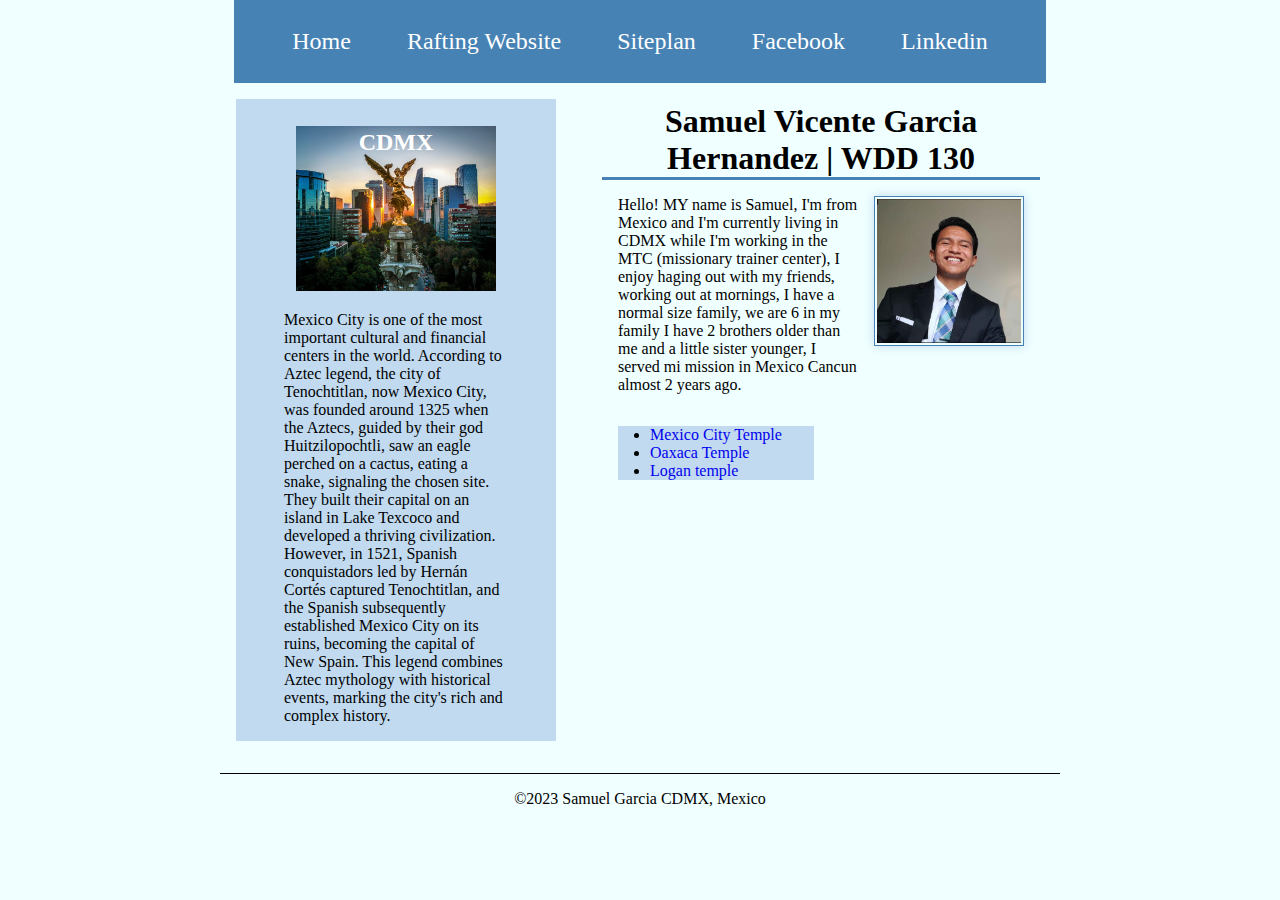
<file: index.html>
<!DOCTYPE html>
<html lang="en-US">
<head>
    <meta charset="UTF-8">
    <meta http-equiv="X-UA-Compatible" content="IE=edge">
    <meta name="viewport" content="width=device-width, initial-scale=1.0">
    <title>Samuel Garcia Hernandez | WDD 130</title>
    <meta name="description" content="Samuel Garcia WDD130 Talking about myself">
    <meta name="Samuelvgh" content="Samuel Garcia">
    <link rel="stylesheet" href="styles/styles.css">
</head>
<body>
    <header> 
        <nav> 
            <a href="#">Home</a>
            <a href="wwr/">Rafting Website</a>
            <a href="wwr/site-plan-rafting.html">Siteplan</a>
            <a href="https://www.facebook.com/Samuelgar123">Facebook</a>
            <a href="https://linkedin.com">Linkedin</a>
        </nav>
    </header>
    <div class="grid-container"> 
        <main> 
            <h1> Samuel Vicente Garcia Hernandez  | WDD 130</h1>
            <img src= "images/profile.jpg" alt="samuel garcia" width= "200">
            <p> Hello! MY name is Samuel, I'm from Mexico and I'm currently living in CDMX while I'm working in the MTC (missionary trainer center), I enjoy haging out with my friends, working out at mornings, I have a normal size family, we are 6 in my family I have 2 brothers older than me and a little sister younger, I served mi mission in Mexico Cancun almost 2 years ago. </p>
            <ul class="box">
                <li><a href="https://www.churchofjesuschrist.org/temples/details/mexico-city-mexico-temple?lang=spa" target="_blank">Mexico City Temple</a></li>
                <li><a href="https://www.churchofjesuschrist.org/temples/details/oaxaca-mexico-temple?lang=spa" target="_blank">Oaxaca Temple</a></li>
                <li><a href="https://www.churchofjesuschrist.org/temples/details/salt-lake-temple?lang=spa" target="_blank">Logan temple</a></li>
            </ul>
        </main>
        <aside class="box"> 
            <h2> CDMX</h2>
            <img src="images/cdmx.webp" alt="CDMX photo hd">
            <p> Mexico City is one of the most important cultural and financial centers in the world. According to Aztec legend, the city of Tenochtitlan, now Mexico City, was founded around 1325 when the Aztecs, guided by their god Huitzilopochtli, saw an eagle perched on a cactus, eating a snake, signaling the chosen site. They built their capital on an island in Lake Texcoco and developed a thriving civilization. However, in 1521, Spanish conquistadors led by Hernán Cortés captured Tenochtitlan, and the Spanish subsequently established Mexico City on its ruins, becoming the capital of New Spain. This legend combines Aztec mythology with historical events, marking the city's rich and complex history.</p>
        </aside>
    </div>
    <footer> 
        <p>©2023 Samuel Garcia CDMX, Mexico</p>
    </footer>
</body> 
<!--last uptade 09/28/2023-->
</html>
</file>
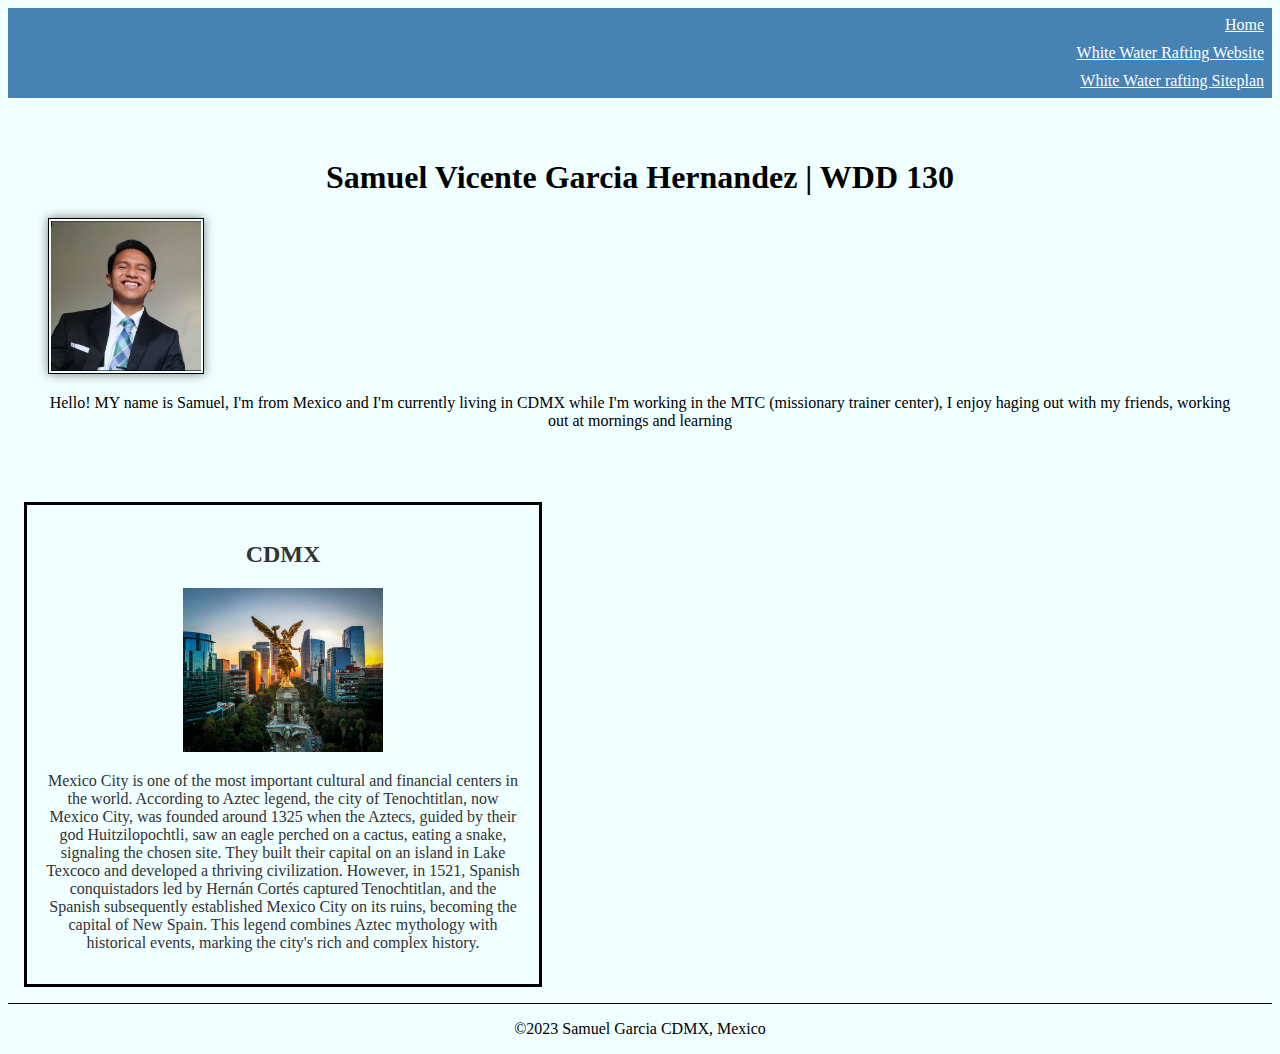
<file: week1/index.html>
<!DOCTYPE html>
<html lang="en-US">
<head>
    <meta charset="UTF-8">
    <meta http-equiv="X-UA-Compatible" content="IE=edge">
    <meta name="viewport" content="width=device-width, initial-scale=1.0">
    <title>Samuel Garcia Hernandez | WDD 130</title>
    <meta name="description" content="Samuel Garcia WDD130 Talking about myself">
    <meta name="Samuelvgh" content="Samuel Garcia">
    <link rel="stylesheet" href="styles/styles.css">
</head>
<body>
    <header> 
        <nav> 
            <a href="#">Home</a>
            <a href="wwr/">White Water Rafting Website</a>
            <a href="wwr/site-plan-rafting.html"> White Water rafting Siteplan</a>
        </nav>

    </header>
    <main> 
        <h1> Samuel Vicente Garcia Hernandez  | WDD 130</h1>
        <img src= "images/profile.jpg" alt="samuel garcia" width= "200">
        <p> Hello! MY name is Samuel, I'm from Mexico and I'm currently living in CDMX while I'm working in the MTC (missionary trainer center), I enjoy haging out with my friends, working out at mornings and learning</p>
    </main>
    <aside> 
        <h2> CDMX</h2>
        <img src="images/cdmx.webp" alt="CDMX photo hd">
        <p> Mexico City is one of the most important cultural and financial centers in the world. According to Aztec legend, the city of Tenochtitlan, now Mexico City, was founded around 1325 when the Aztecs, guided by their god Huitzilopochtli, saw an eagle perched on a cactus, eating a snake, signaling the chosen site. They built their capital on an island in Lake Texcoco and developed a thriving civilization. However, in 1521, Spanish conquistadors led by Hernán Cortés captured Tenochtitlan, and the Spanish subsequently established Mexico City on its ruins, becoming the capital of New Spain. This legend combines Aztec mythology with historical events, marking the city's rich and complex history.</p>
    </aside>
    <footer> 
        <p>©2023 Samuel Garcia CDMX, Mexico</p>
    </footer>
</body>
</html>
</file>
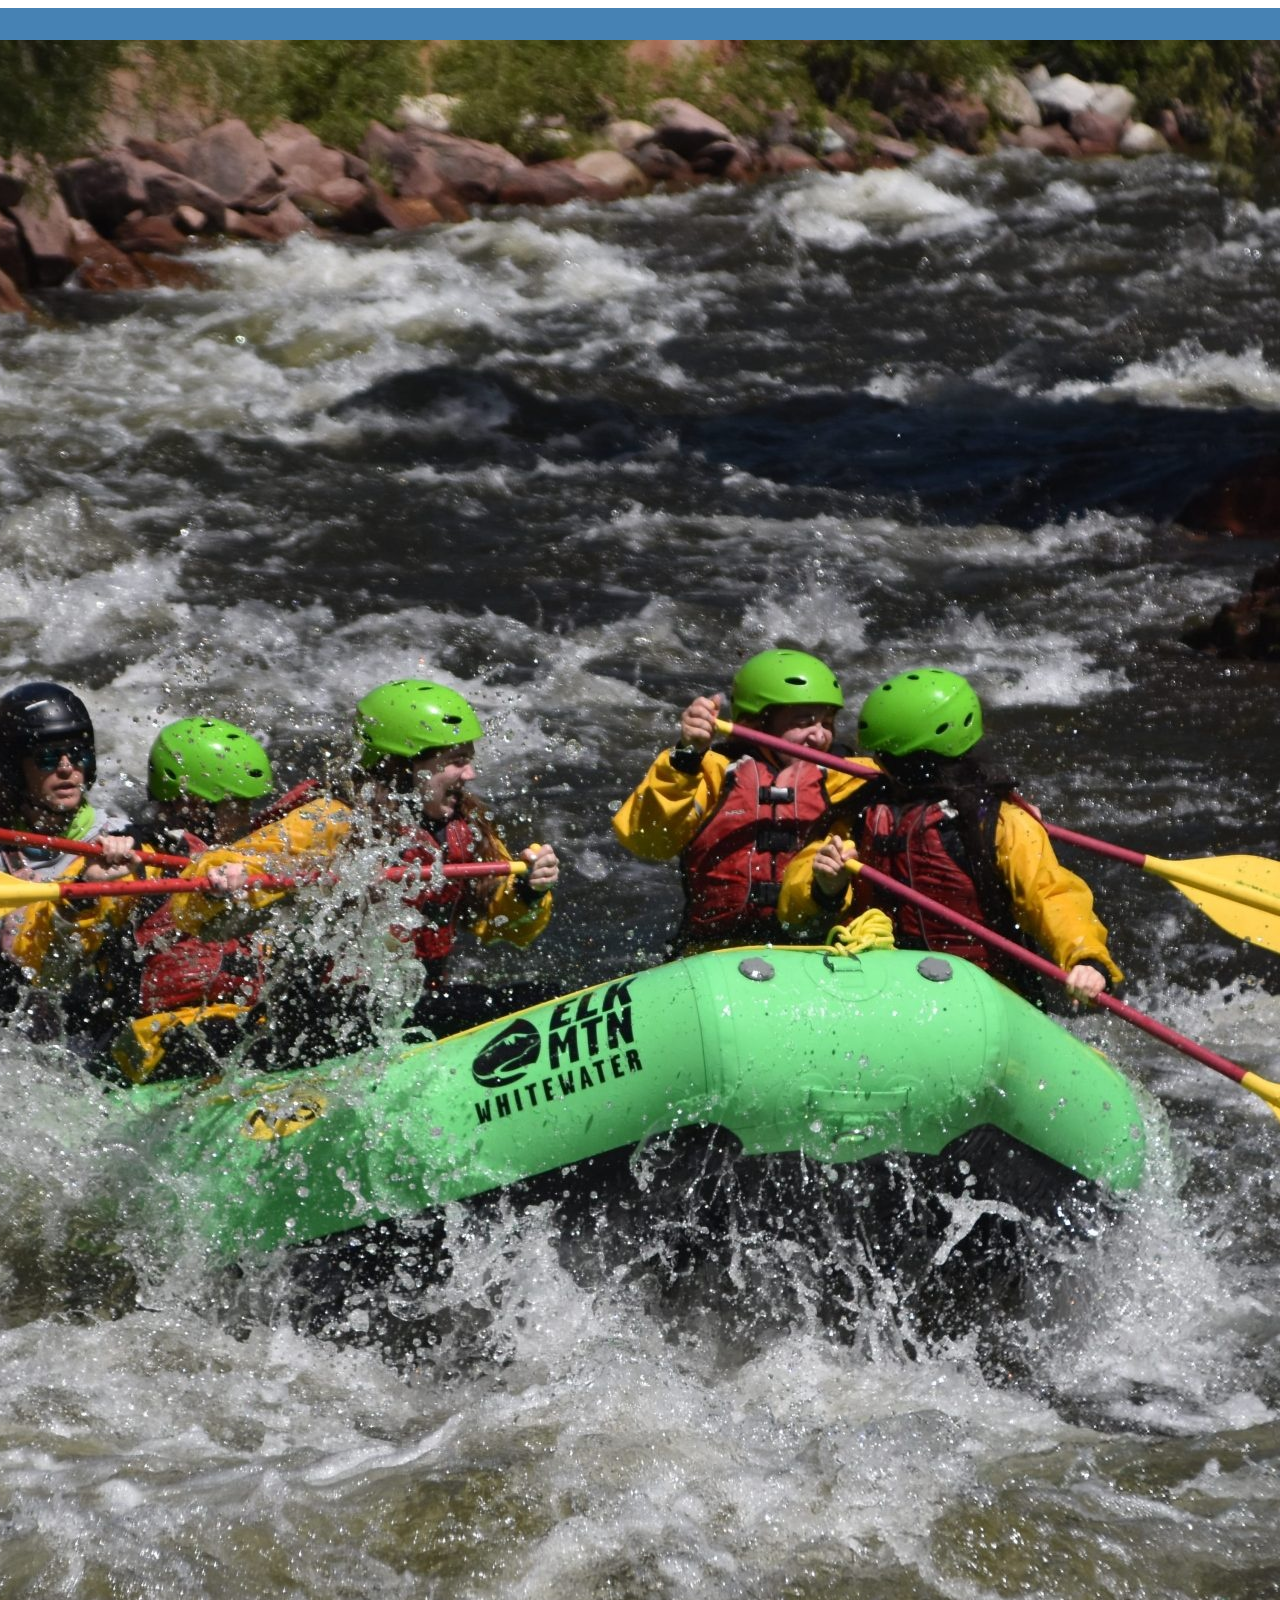
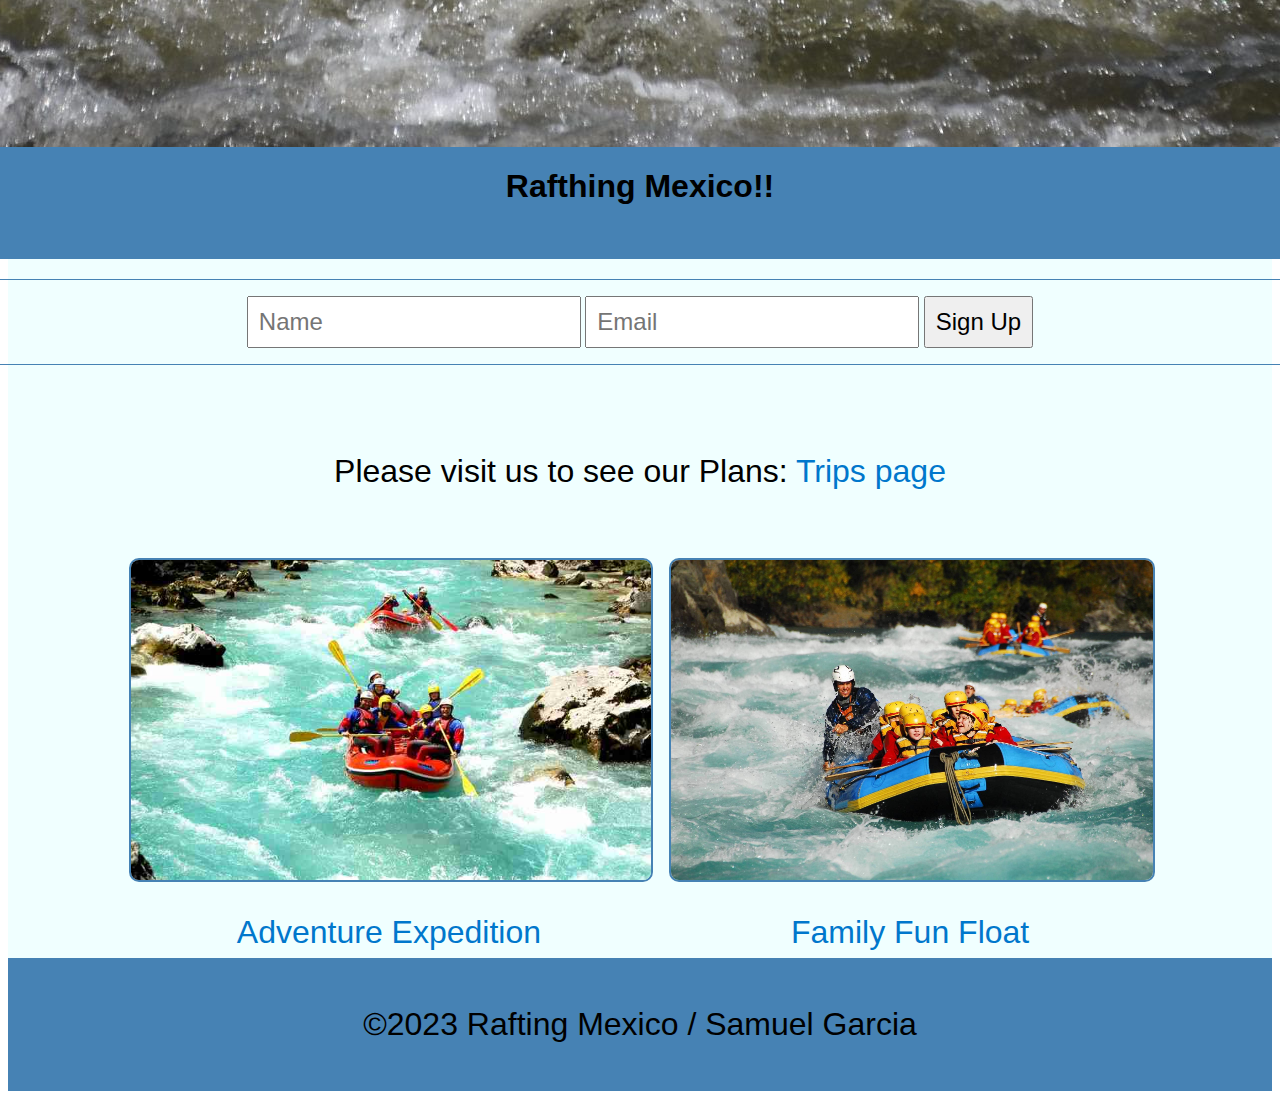
<file: wwr/index.html>
<DOCTYPE html>
    <html>
    <head>
        <link rel="stylesheet" type="text/css" href="styles/index.css">
      
    </head>
    <body>
        <main>
            <header>
                <img src="images/fuente.jpg" alt="Header Image">
                <h1>Rafthing Mexico!!</h1>
            </header>
        
            <section class="newsletter">
                <input type="text" placeholder="Name">
                <input type="email" placeholder="Email">
                <button>Sign Up</button>
            </section>
        
            <section class="cta">
                <p>Please visit us to see our Plans: <a href="https://samuelvgh.github.io/wdd130/wwr/trips.html">Trips page</a></p>
            </section>
            <div class="container">
                <section class="grid-layout">
                    <div class="grid-item">
                        <img src="images/river_rafting_tips-min__gka.jpg" alt="Image 1">
                        <p>Adventure Expedition</p>
                    </div>
                    <div class="grid-item">
                        <img src="images/rafting-r0sldp8ymefsugch.jpg" alt="Image 2">
                        <p>Family Fun Float</p>
                    </div>
            </section>  
            </div>
        </main>
        <footer>
            <div class="p">
                <p>©2023 Rafting Mexico / Samuel Garcia </p>
            </div>
        </footer>
    </body>
    </html>
</file>
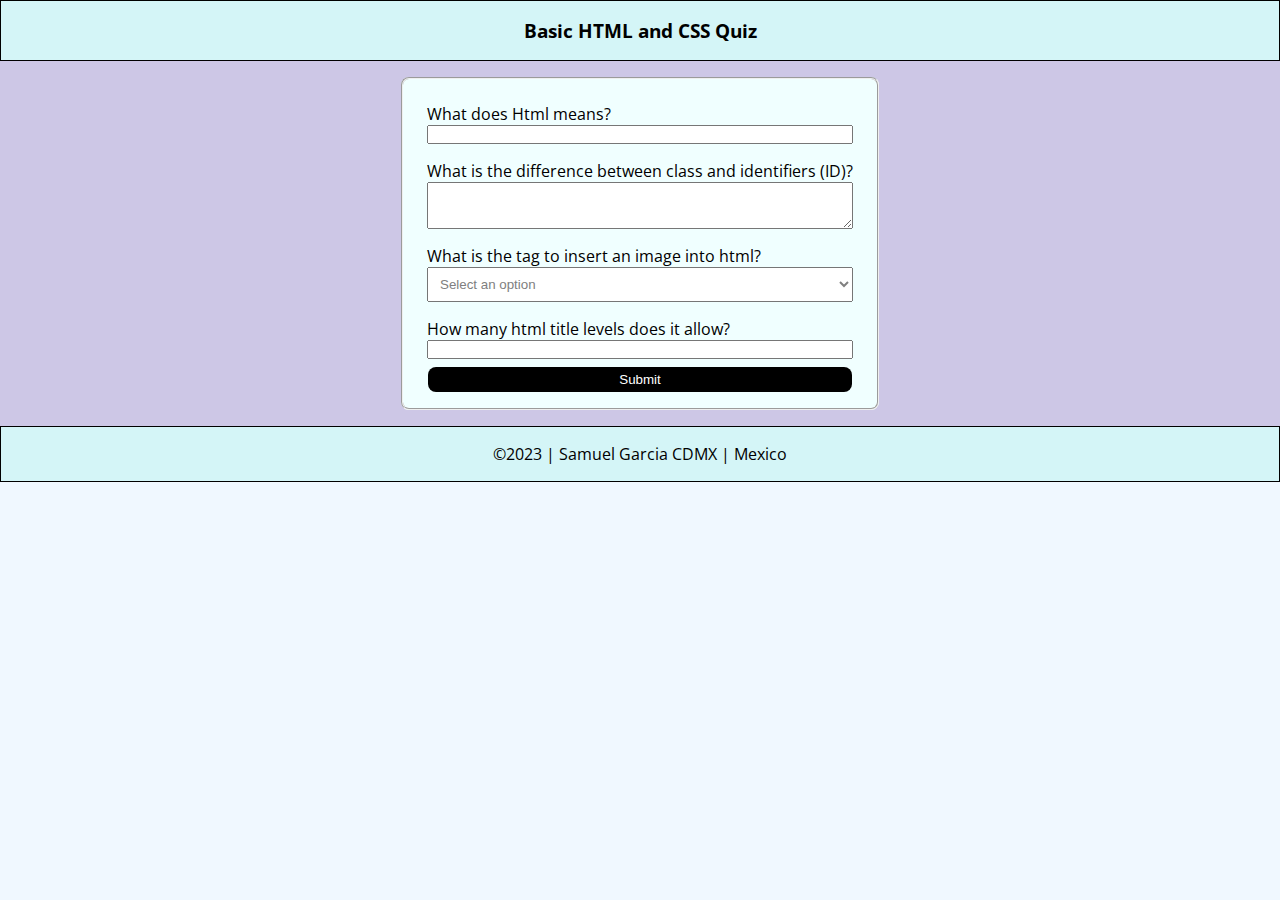
<file: quiz.html>
<!DOCTYPE html>
<html lang="en">
<head>
    <meta charset="UTF-8">
    <meta http-equiv="X-UA-Compatible" content="IE=edge">
    <meta name="viewport" content="width=device-width, initial-scale=1.0">
    <title>Document</title>
    <link rel="stylesheet" href="styles/quiz.css">
</head>
<body>
    <header>
        <h1>Basic HTML and CSS Quiz</h1>
    </header>

    <main>
        <form>
            <fieldset>
                <div class="form-item q1">
                    <label for="q1">What does Html means?</label>
                    <input type="text" id="q1" name="q1">
                </div>
                <div class="form-item q2">
                    <label for="q2">What is the difference between class and identifiers (ID)?</label>
                    <textarea id="q2" name="q2" rows="3" placeholder=""></textarea>
                </div>
                <div class="form-item q3">
                    <label for="q3">What is the tag to insert an image into html?</label>
                    <select name="q3" id="q3">
                        <option value="0">Select an option</option>
                        <option value="1">'&lt;img&gt;'</option>
                        <option value="2">'&lt;picture&gt;'</option>
                        <option value="3">'&lt;image&gt;'</option>
                        <option value="4">'&lt;imgsrc&gt;'</option>
                    </select>
                </div>
                <div class="form-item q4">
                    <label for="q4">How many html title levels does it allow?</label>
                    <input type="number" step="1" id="q4" name="q4">
                </div>
                <button type="submit">Submit</button>
            </fieldset>
        </form>
    </main>
    <footer>
        <p>©2023 | Samuel Garcia CDMX | Mexico</p>
    </footer>
    
</body>
</html>
</file>
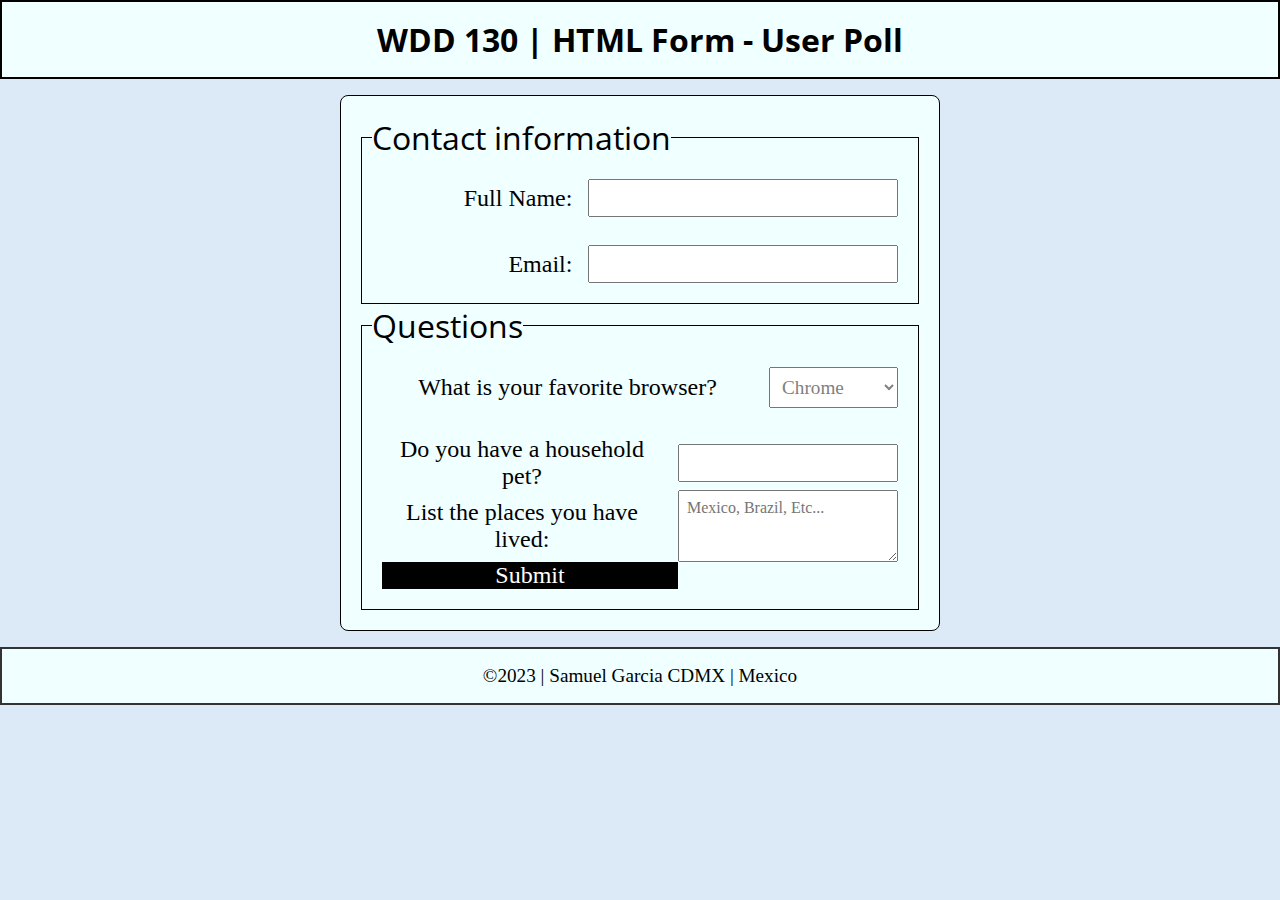
<file: week5/poll-form.html>
<!DOCTYPE html>
<html lang="en">
<head>
    <meta charset="UTF-8">
    <meta http-equiv="X-UA-Compatible" content="IE=edge">
    <meta name="viewport" content="width=device-width, initial-scale=1.0">
    <title>form</title>
    <link rel="stylesheet" href="styles/poll-form.css">
</head>
<body>
    <header>
        <h1>WDD 130 | HTML Form - User Poll</h1>
    </header>

    <main>
        <form>
            <fieldset>
                <legend> Contact information</legend>
                <div class="form-item column2">
                    <label for="fullname">Full Name:</label>
                    <input type="text" id="fullname" name="fullname">
                </div>
                <div class="form-item column2">
                    <label for="useremail">Email:</label>
                    <input type="text" id="useremail" name="useremail">
                </div>
            </fieldset>
            <fieldset>
                <legend>Questions</legend>
                <div class="form-item column1">
                    <label for="browser">What is your favorite browser?</label>
                    <select name="browser" id="browser">
                        <option value="Google">Chrome</option>
                        <option value="Mozilla">Firefox</option>
                        <option value="Opera">Opera</option>
                        <option value="Other">Other</option>
                    </select>
                </div>
                <div class="form-item column1">
                    <label for="pet">Do you have a household pet?</label>
                    <input type="text" id="pet" name="pet">
                    <label for="places">List the places you have lived:</label>
                    <Textarea name="places" id="places"  rows="3" placeholder="Mexico, Brazil, Etc..."></Textarea>
                    <button type="submit">Submit</button>
                </div>
            </fieldset>
        </form>
    </main>
    <footer>
        <p>©2023 | Samuel Garcia CDMX | Mexico</p>
    </footer>
</body>
</html>
</file>
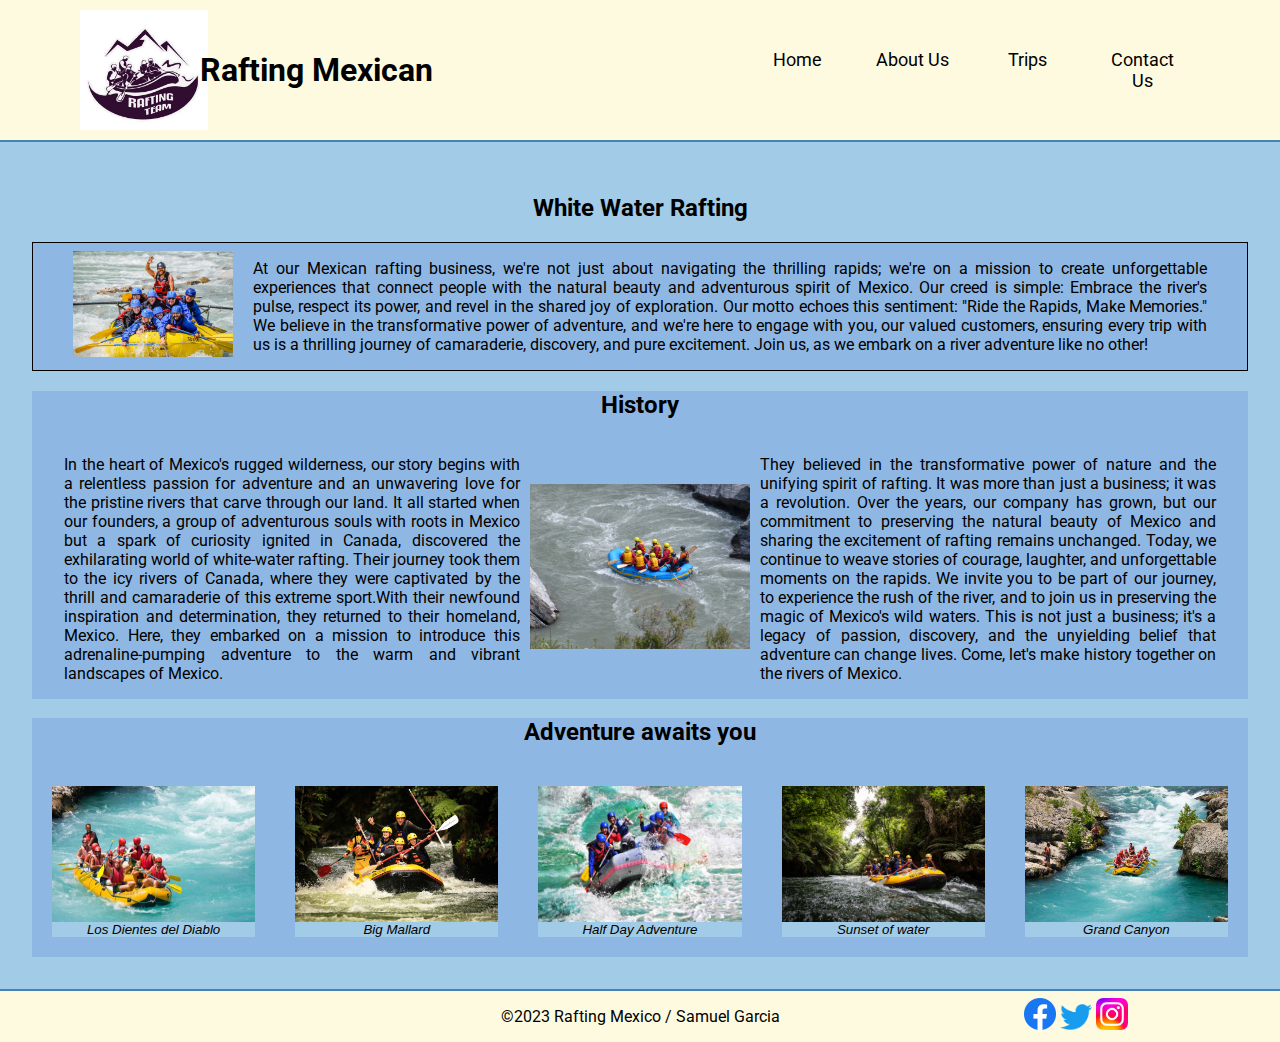
<file: wwr/about.html>
<!DOCTYPE html>
<html lang="en">
<head>
    <meta charset="UTF-8">
    <meta http-equiv="X-UA-Compatible" content="IE=edge">
    <meta name="viewport" content="width=device-width, initial-scale=1.0">
    <title>Document</title>
    <link rel="stylesheet" href="styles/rafting.css">
</head>
<body>
    <header>
        <img src="images/14524164.jpg" alt="logo">
        <h1> Rafting Mexican</h1>
        <nav>   
            <ul class="navigation">
                <li><a href="https://samuelvgh.github.io/wdd130/wwr/">Home</a></li>
                <li><a href="https://samuelvgh.github.io/wdd130/wwr/about.html">About Us</a></li>
                <li><a href="https://samuelvgh.github.io/wdd130/wwr/trips.html">Trips</a></li>
                <li><a href="https://samuelvgh.github.io/wdd130/wwr/contact.html">Contact Us</a></li>
            </ul>
        </nav>
    </header>
    <main>
        <h2>White Water Rafting</h2>
        <div class="hero">  
                <div class="images-left">
                    <img src="images/happy-1024x681.jpg" alt="Happy costumers">
                </div>
                <div class="text-right">
                    <p> <!--porpuse.mission, creed, motto, etc...-->
                    At our Mexican rafting business, we're not just about navigating the thrilling rapids; we're on a mission to create unforgettable experiences that connect people with the natural beauty and adventurous spirit of Mexico. Our creed is simple: Embrace the river's pulse, respect its power, and revel in the shared joy of exploration. Our motto echoes this sentiment: "Ride the Rapids, Make Memories." We believe in the transformative power of adventure, and we're here to engage with you, our valued customers, ensuring every trip with us is a thrilling journey of camaraderie, discovery, and pure excitement. Join us, as we embark on a river adventure like no other!
                    </p>
                </div>
        </div>
        <section>
            <h2> History</h2>
            <div class="grid-container">
                <div class="grid-item1"> <p> In the heart of Mexico's rugged wilderness, our story begins with a relentless passion for adventure and an unwavering love for the pristine rivers that carve through our land. It all started when our founders, a group of adventurous souls with roots in Mexico but a spark of curiosity ignited in Canada, discovered the exhilarating world of white-water rafting. Their journey took them to the icy rivers of Canada, where they were captivated by the thrill and camaraderie of this extreme sport.With their newfound inspiration and determination, they returned to their homeland, Mexico. Here, they embarked on a mission to introduce this adrenaline-pumping adventure to the warm and vibrant landscapes of Mexico. </p> </div>
                <div class="grid-item2"><img src="images/rafting-215691_1280.jpg" alt="rafting-215691_1280"></div>
                <div class="grid-item3"> <p> They believed in the transformative power of nature and the unifying spirit of rafting. It was more than just a business; it was a revolution. Over the years, our company has grown, but our commitment to preserving the natural beauty of Mexico and sharing the excitement of rafting remains unchanged. Today, we continue to weave stories of courage, laughter, and unforgettable moments on the rapids. We invite you to be part of our journey, to experience the rush of the river, and to join us in preserving the magic of Mexico's wild waters. This is not just a business; it's a legacy of passion, discovery, and the unyielding belief that adventure can change lives. Come, let's make history together on the rivers of Mexico.</p></div>
            </div>
        </section>
        <section>
            <h2> Adventure awaits you</h2>
            <div class="Container">
                <figure class="figure1">
                    <img src="images/1.webp" alt="rafting1">
                    <figcaption>Los Dientes del Diablo</figcaption>
                </figure>
                <figure class="figure1">
                    <img src="images/2.webp" alt="rafting1">
                    <figcaption>Big Mallard</figcaption>
                </figure>
                <figure class="figure1">
                    <img src="images/3.jpg" alt="rafting1">
                    <figcaption>Half Day Adventure</figcaption>
                </figure>
                <figure class="figure1">
                    <img src="images/4.jpg" alt="rafting1">
                    <figcaption>Sunset of water</figcaption>
                </figure>
                <figure class="figure1">
                    <img src="images/5.jpg" alt="rafting1">
                    <figcaption>Grand Canyon</figcaption>
                </figure>
            </div>
        </section>
    </main>
    <footer>
        <p>©2023 Rafting Mexico / Samuel Garcia </p>
        <nav>
            <a href="https://www.facebook.com/">
                <img src="images/Facebook_f_logo_(2019).svg.webp" alt="Facebook">
            </a>
            <a href="https://twitter.com/?lang=es">
                <img src="images/Logo_of_Twitter.svg.png" alt="Twitter">
            </a>
            <a href="https://www.instagram.com/">
                <img src="images/Instagram-Icon.png" alt="Instagram">
            </a>
        </nav>
    </footer>    
</body>
</html>
</file>
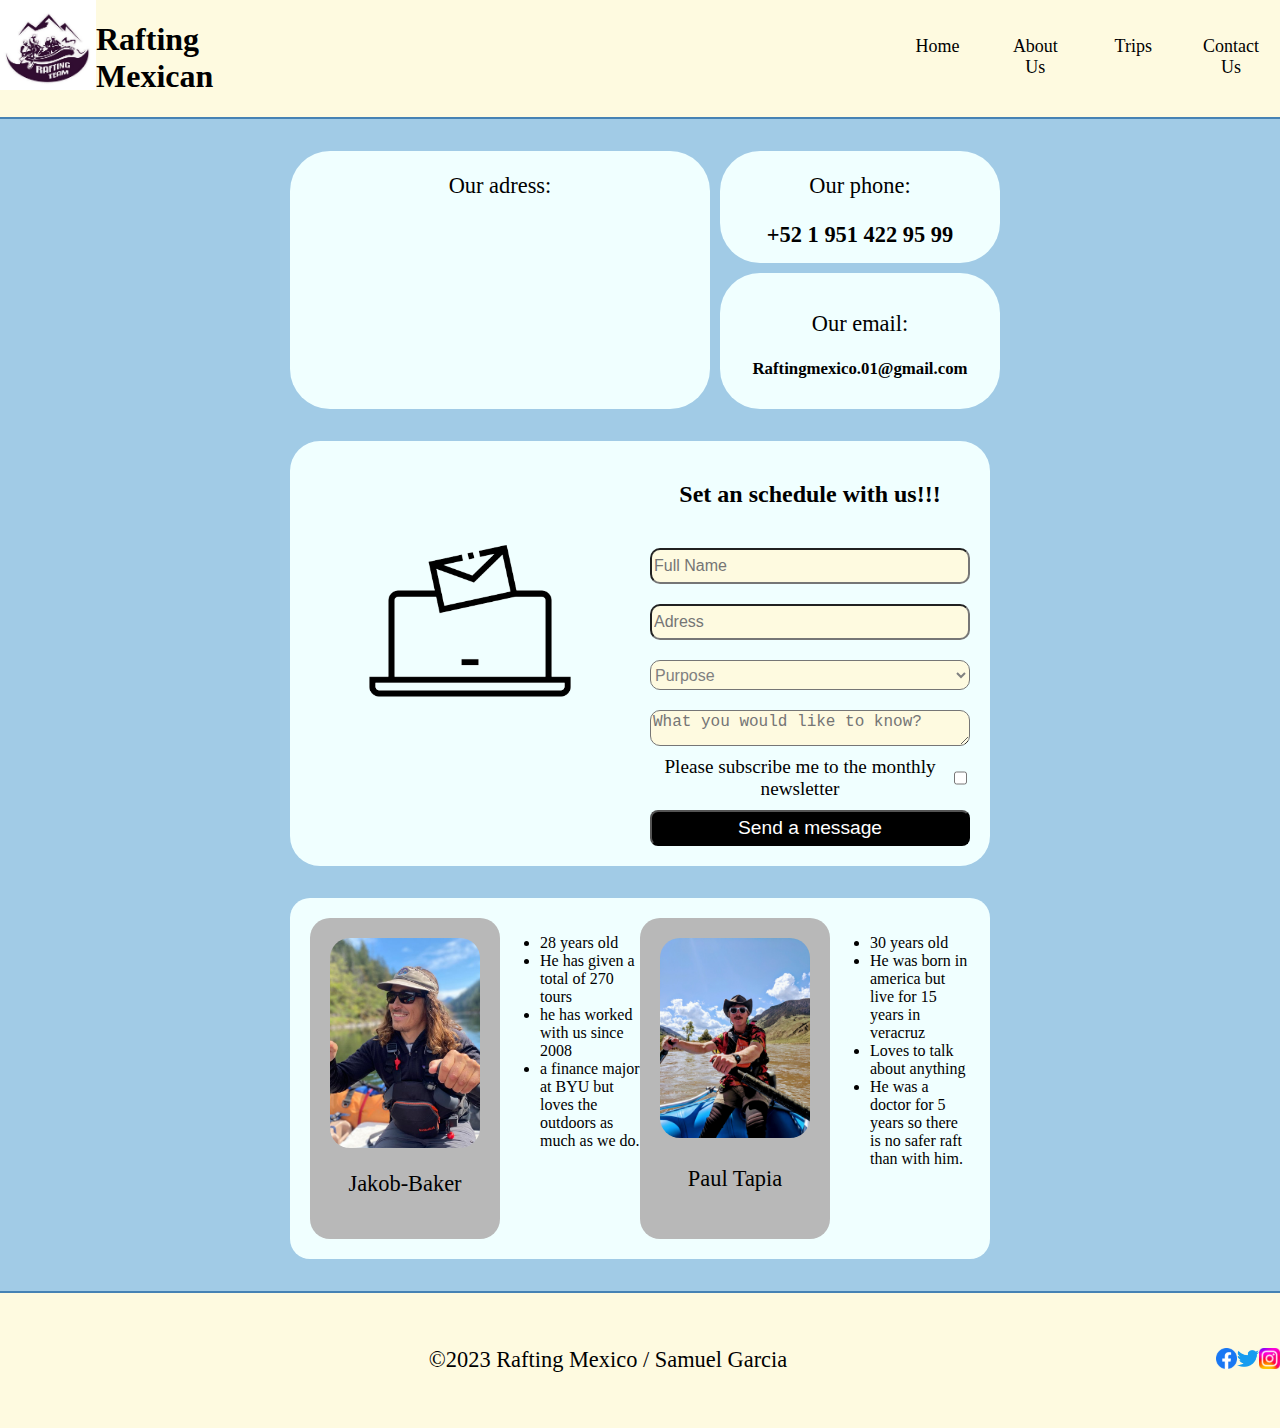
<file: wwr/contact.html>
<!DOCTYPE html>
<html lang="en">
<head>
    <meta charset="UTF-8">
    <meta http-equiv="X-UA-Compatible" content="IE=edge">
    <meta name="viewport" content="width=device-width, initial-scale=1.0">
    <title>Document</title>
    <link rel="stylesheet" href="styles/contact.css">
</head>
<body>
    <header>
        <div class="package">
            <img src="images/14524164.jpg" alt="logo">
            <h1> Rafting Mexican</h1>
        </div>
        <nav class="package">   
            <ul class="navigation">
                <li><a href="site-plan-rafting.html">Home</a></li>
                <li><a href="about.html">About Us</a></li>
                <li><a href="trips.html">Trips</a></li>
                <li><a href="contact.html">Contact Us</a></li>
            </ul>
        </nav>
    </header>
    <main>
        <div class="grid-layout">
            <div class="box b1">
                <p>Our phone:</p>
                <h1>+52 1 951 422 95 99</h1>
            </div>
            <div class="box b2">
                <p>Our email:</p>
                <h2>Raftingmexico.01@gmail.com</h2>
            </div>
            <div class="box b3">
                <p>Our adress:</p>
                <iframe src="https://www.google.com/maps/embed?pb=!1m14!1m12!1m3!1d50890.03811875371!2d-95.64946420080348!3d18.55488156357544!2m3!1f0!2f0!3f0!3m2!1i1024!2i768!4f13.1!5e0!3m2!1ses-419!2smx!4v1697492208806!5m2!1ses-419!2smx" style="border:0;" allowfullscreen="" loading="lazy" referrerpolicy="no-referrer-when-downgrade"></iframe>
            </div>
        </div>
        <div class="grid-layout2">
            <div class="container">
                <img src="images/Email.png" alt="email">
            </div>
            <div class="container"> 
                <form>
                    <h2>Set an schedule with us!!!</h2>
                    <div class="container c1">
                        <label for="name"></label> <!-- name  -->
                        <input type="text" id="name" name="name" placeholder="Full Name">
                    </div>
                    <div class="container c2">
                        <label for="adress"></label> <!-- Adress -->
                        <input type="text" name="adress" id="adress" placeholder="Adress">
                    </div>
                    <div class="container c3">
                        <label for="purpose"></label><!-- porpuse -->
                        <select name="purpose" id="purpose">
                            <option value="0" disabled selected>Purpose</option>
                            <option value="1">Reservation Question</option>
                            <option value="2">General Inquiry</option>
                            <option value="3">Website Suggestion</option>
                        </select>
                    </div>
                    <div class="container c4">
                        <label for="message"></label>
                        <textarea name="menssage" id="message" rows="10" placeholder="What you would like to know?"></textarea>
                    </div>
                    <div class="container c5">
                        <label for="subscribe">Please subscribe me to the monthly newsletter</label>
                        <input type="checkbox" id="subscribe"> 
                    </div>
                    <div class="container c6">
                        <button type="submit">Send a message</button>
                    </div>
                </form>         
            </div>
        </div>
        <div class="case">
            <div class="case C1">
                <img src="images/Jakob-Baker.jpg" alt="Jakob-Baker">
                <p>Jakob-Baker</p>
            </div>
            <div class="case C2">
                <ul>
                    <li>28 years old</li>
                    <li>He has given a total of 270 tours </li>
                    <li>he has worked with us since 2008</li>
                    <li>a finance major at BYU but loves the outdoors as much as we do. </li>
                </ul>
            </div>
            <div class="case C3">
                <img src="images/IMG_1434.jpg" alt="Paul Tapia">
                <p>Paul Tapia</p>
            </div>
            <div class="case C4">
                <ul>
                    <li>30 years old</li>
                    <li>He was born in america but live for 15 years in veracruz</li>
                    <li>Loves to talk about anything </li>
                    <li>He was a doctor for 5 years so there is no safer raft than with him. </li>
                </ul>
            </div>
        </div> 
    </main>
    <footer>
        <div class="p">
            <p>©2023 Rafting Mexico / Samuel Garcia </p>
        </div>
        
        <nav class="a">
            <a href="https://www.facebook.com/">
                <img src="images/Facebook_f_logo_(2019).svg.webp" alt="Facebook">
            </a>
            <a href="https://twitter.com/?lang=es">
                <img src="images/Logo_of_Twitter.svg.png" alt="Twitter">
            </a>
            <a href="https://www.instagram.com/">
                <img src="images/Instagram-Icon.png" alt="Instagram">
            </a>
        </nav>
    </footer>    
</body>
</html>
</file>
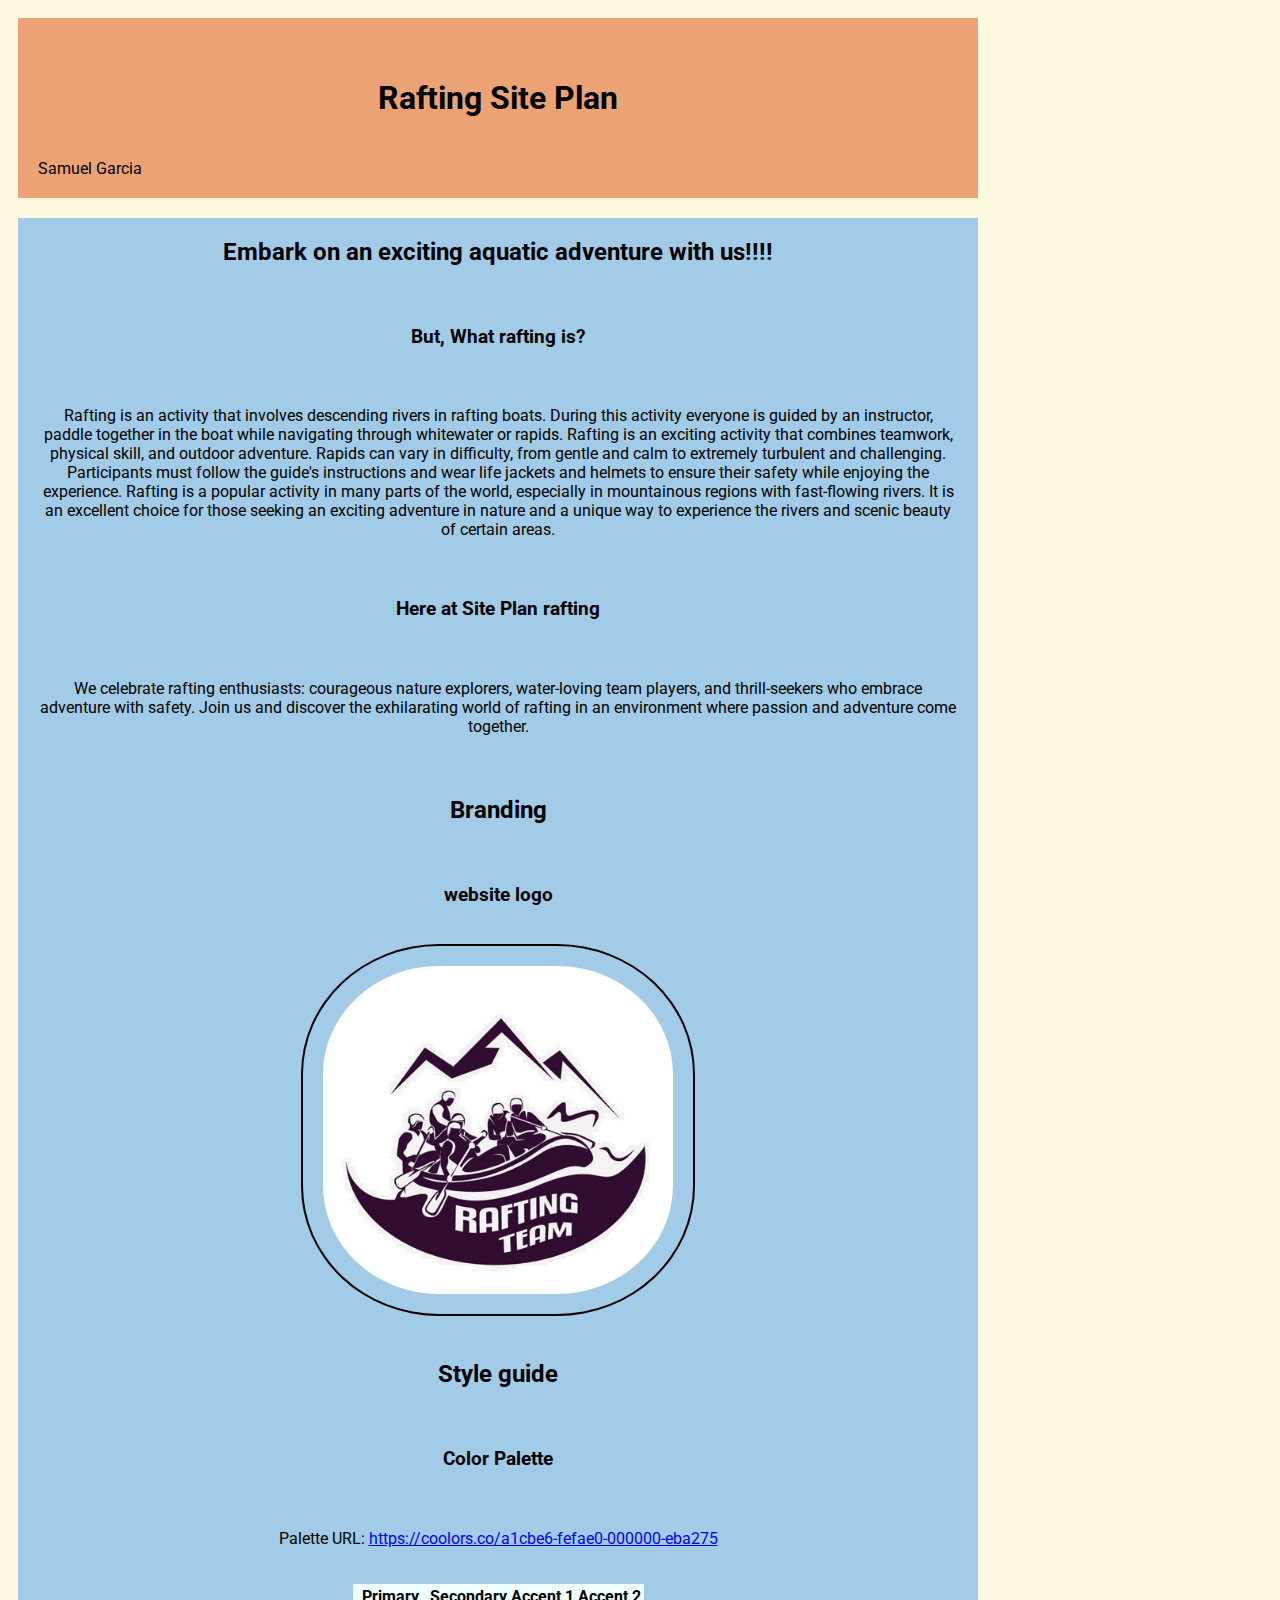
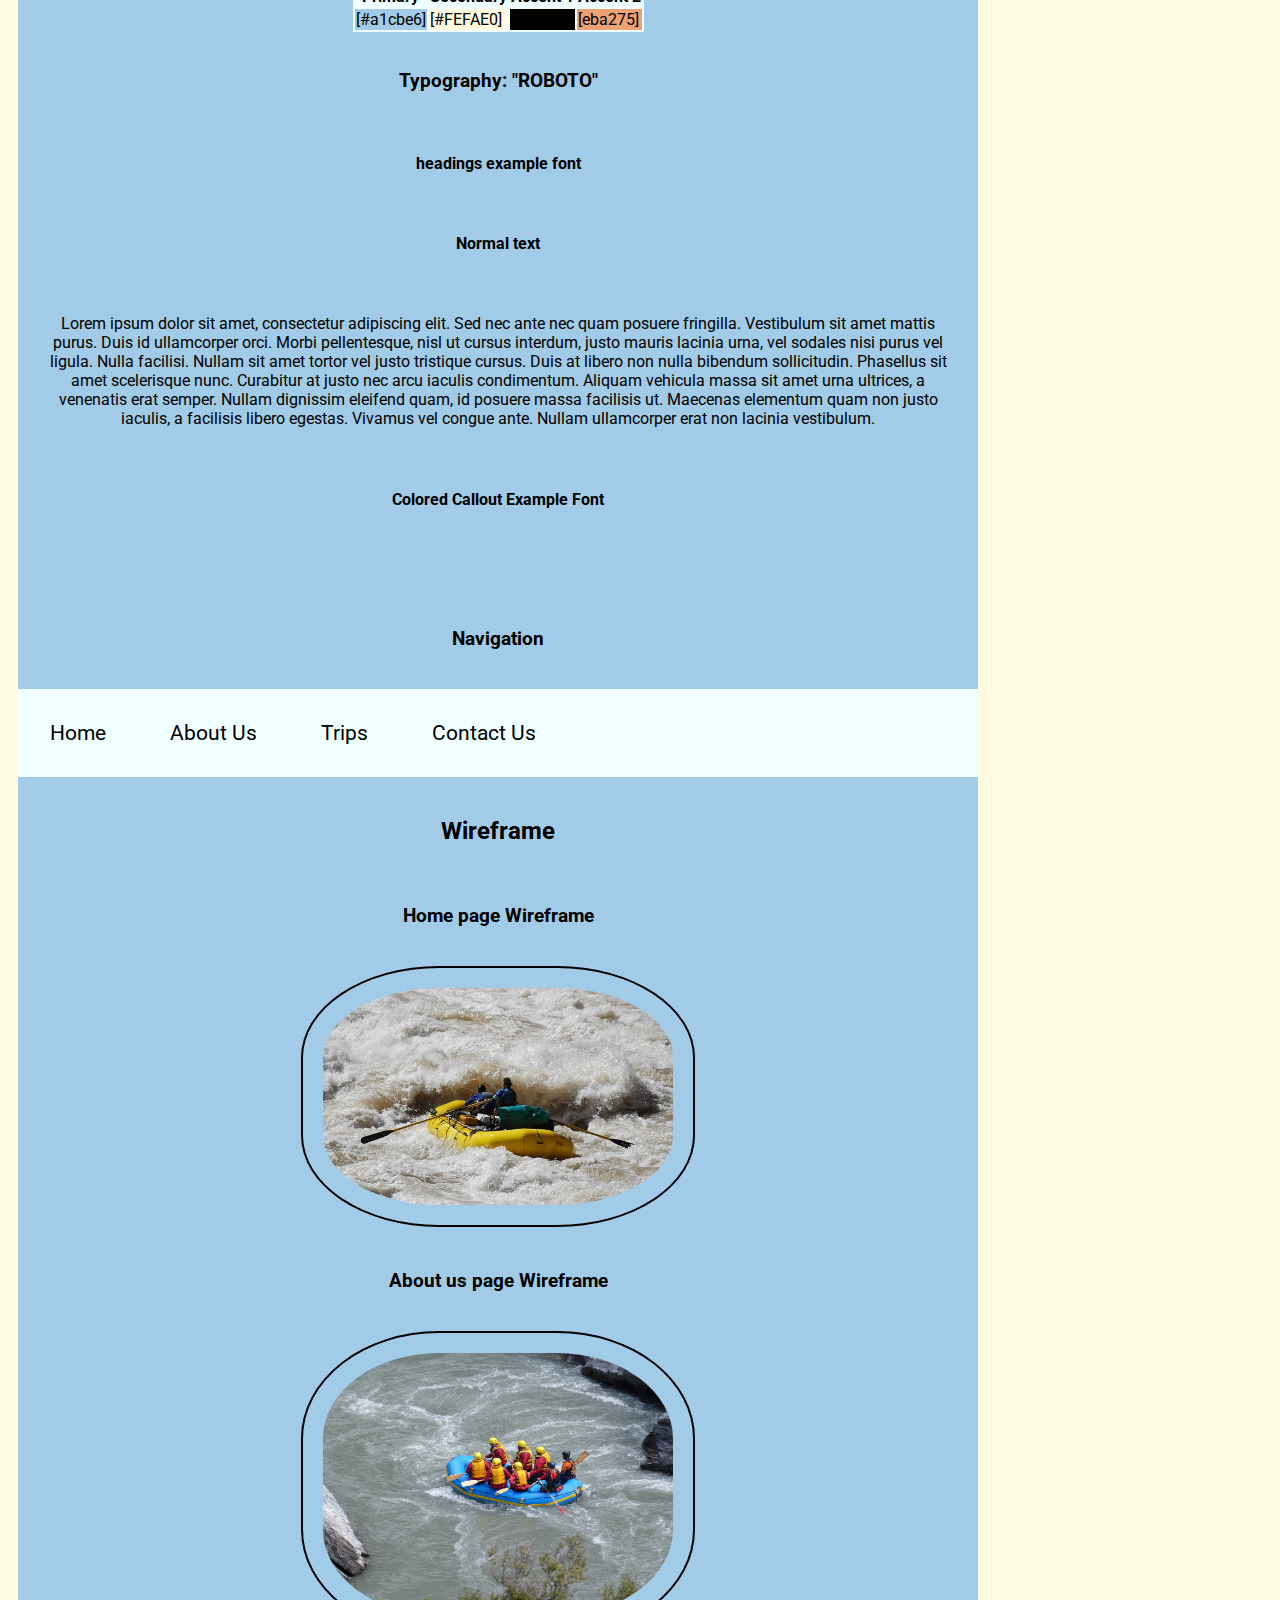
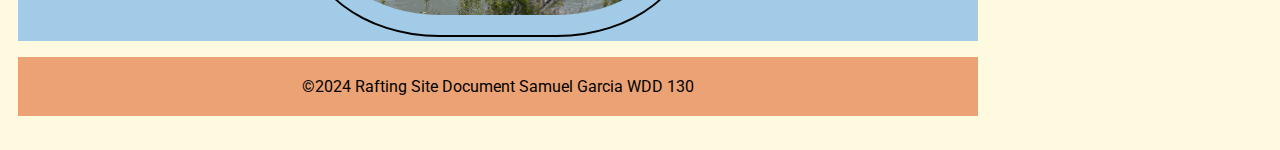
<file: wwr/site-plan-rafting.html>
<!DOCTYPE html>
<html lang="en-US">
<head>
    <meta charset="UTF-8">
    <meta http-equiv="X-UA-Compatible" content="IE=edge">
    <meta name="viewport" content="width=device-width, initial-scale=1.0">
    <title>Rafting Site Plan  Samuel Garcia</title>
    <meta name="description" content="the rafting site plan.... explain ">
    <meta name="samuel garcia" content="The rafting site">
    <link rel="stylesheet" href="styles/site-plan-rafting.css">
    <link href="https://fonts.googleapis.com/css2?family=Roboto:wght@100&display=swap" rel="stylesheet">
</head>
<body>
    <header>      
        <h1> Rafting Site Plan </h1>
        <div> Samuel Garcia </div>
    </header>
    <main>
        <h2> Embark on an exciting aquatic adventure with us!!!! </h2>
        <h3> But, What rafting is?</h3>
        <p>Rafting is an activity that involves descending rivers in rafting boats. During this activity everyone is guided by an instructor, paddle together in the boat while navigating through whitewater or rapids. Rafting is an exciting activity that combines teamwork, physical skill, and outdoor adventure. Rapids can vary in difficulty, from gentle and calm to extremely turbulent and challenging. Participants must follow the guide's instructions and wear life jackets and helmets to ensure their safety while enjoying the experience. Rafting is a popular activity in many parts of the world, especially in mountainous regions with fast-flowing rivers. It is an excellent choice for those seeking an exciting adventure in nature and a unique way to experience the rivers and scenic beauty of certain areas.
        </p>
        <h3>Here at Site Plan rafting</h3>
        <p>We celebrate rafting enthusiasts: courageous nature explorers, water-loving team players, and thrill-seekers who embrace adventure with safety. Join us and discover the exhilarating world of rafting in an environment where passion and adventure come together.</p>
        <h2>Branding </h2>
        <h3>website logo</h3>
        <div class="image-1">
          <img src="images/14524164.jpg" alt="Rafting Site Logo">
        </div>
        <h2>Style guide </h2>
        <h3>Color Palette</h3>
        <p>Palette URL: <a href="https://coolors.co/a1cbe6-fefae0-000000-eba275" target="_blank">https://coolors.co/a1cbe6-fefae0-000000-eba275</a></p>
        <div class="table-container">        
          <table class="colors">
            <tr>
              <th>Primary</th>
              <th>Secondary</th>
              <th>Accent 1</th>
              <th>Accent 2</th>
            </tr>
            <tr>
              <td class="primary">[#a1cbe6]</td>
              <td class="secondary">[#FEFAE0]</td>
              <td class="accent1">[#000]</td>
              <td class="accent2">[eba275]</td>
              </tr>
        </table>
      </div>
        <h3>Typography: "ROBOTO"</h3>
        <h4>headings example font </h4>
        <h4>Normal text </h4>
        <p>Lorem ipsum dolor sit amet, consectetur adipiscing elit. Sed nec ante nec quam posuere fringilla. Vestibulum sit amet mattis purus. Duis id ullamcorper orci. Morbi pellentesque, nisl ut cursus interdum, justo mauris lacinia urna, vel sodales nisi purus vel ligula. Nulla facilisi. Nullam sit amet tortor vel justo tristique cursus. Duis at libero non nulla bibendum sollicitudin.

          Phasellus sit amet scelerisque nunc. Curabitur at justo nec arcu iaculis condimentum. Aliquam vehicula massa sit amet urna ultrices, a venenatis erat semper. Nullam dignissim eleifend quam, id posuere massa facilisis ut. Maecenas elementum quam non justo iaculis, a facilisis libero egestas. Vivamus vel congue ante. Nullam ullamcorper erat non lacinia vestibulum.
           </p>
        <h4>Colored Callout Example Font </h4>
        <p> </p>
        <h3> Navigation </h3>
        <nav> 
            <a href="#">Home</a>
            <a href="about.html">About Us</a>
            <a href="#">Trips</a>
            <a href="#">Contact Us</a>
        </nav>  
        <h2>Wireframe </h2>
        <h3> Home page Wireframe </h3>
        <div class="image-2">
          <img src="images/grand-canyon-263773_640.jpg" alt="Home Page Wireframe Example Desing" width="700">
        </div>
          <h3>About us page Wireframe </h3>
        <div class="image-3">
          <img src="images/rafting-215691_1280.jpg" alt="About Us Page Wireframe Desing" width="700">
        </div>
    </main>
    <footer> 
        <p> ©2024 Rafting Site Document Samuel Garcia WDD 130</p>
    </footer>
</body>
</file>
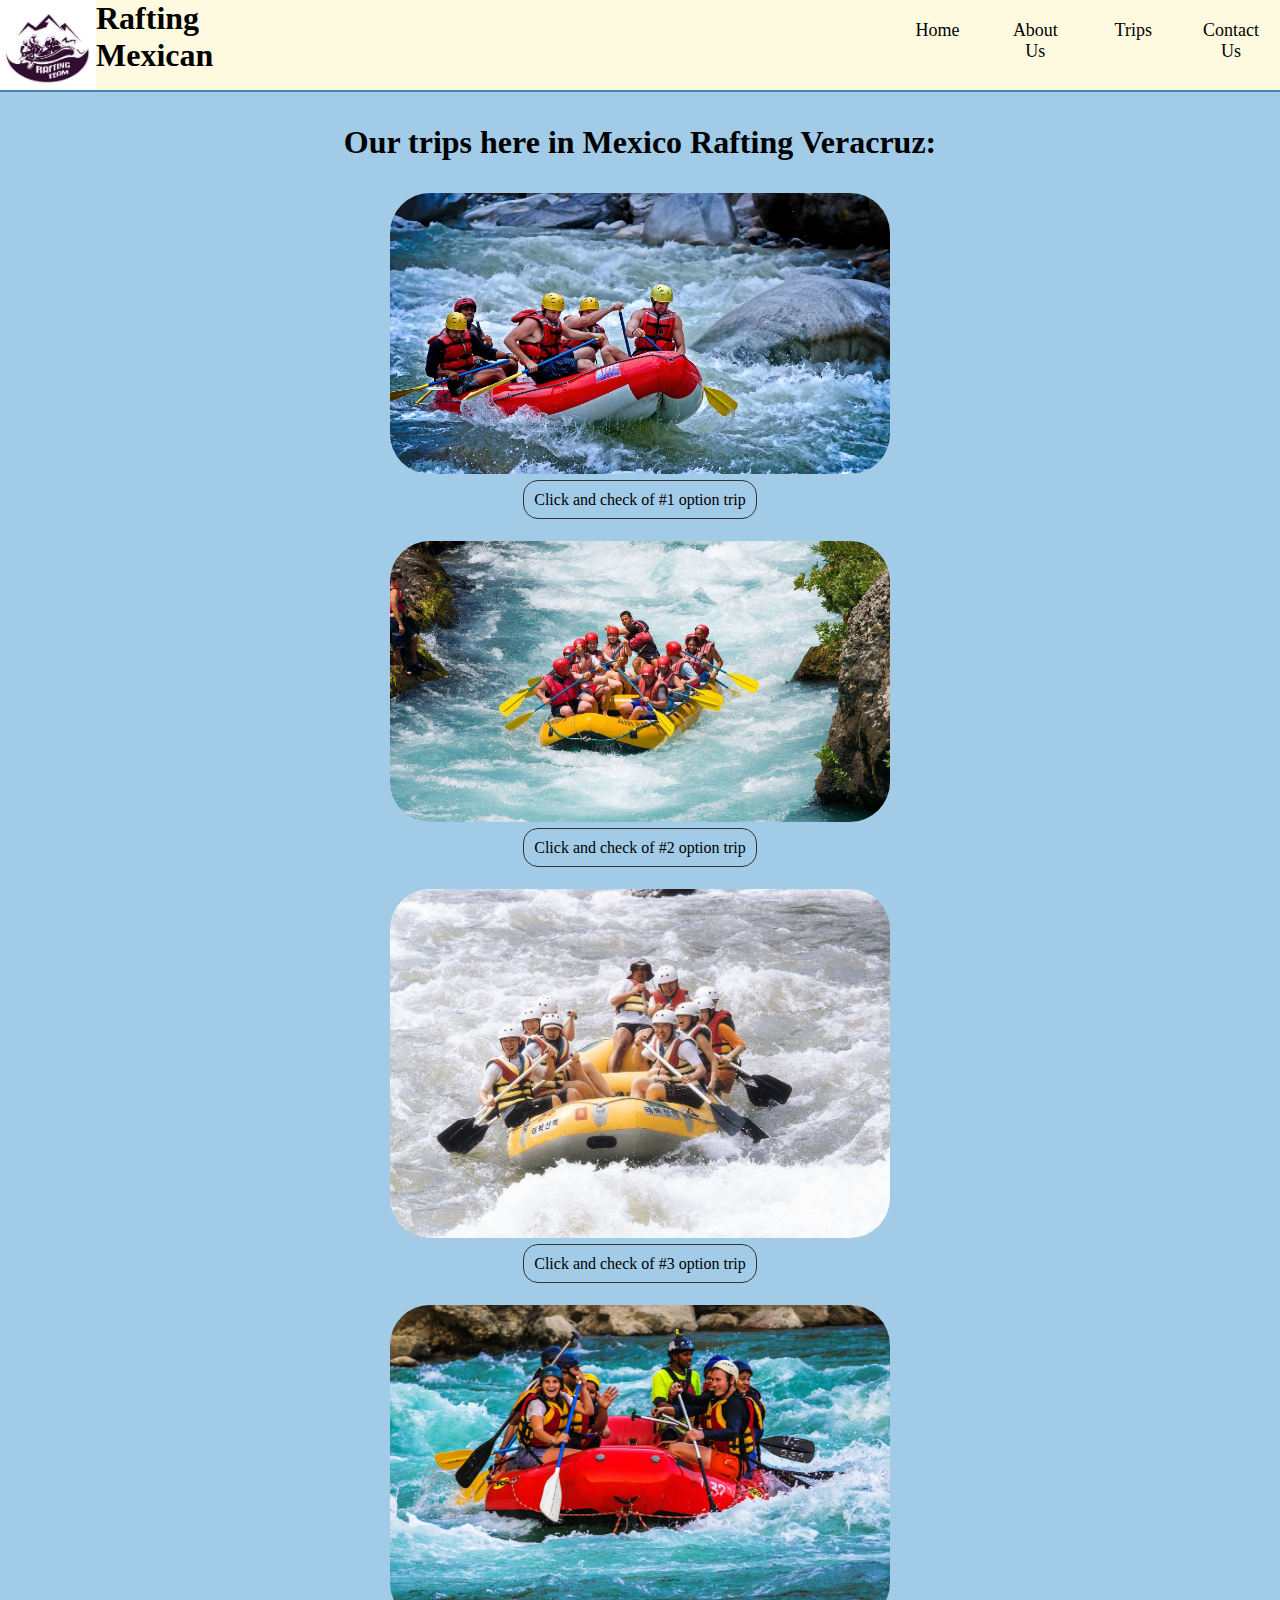
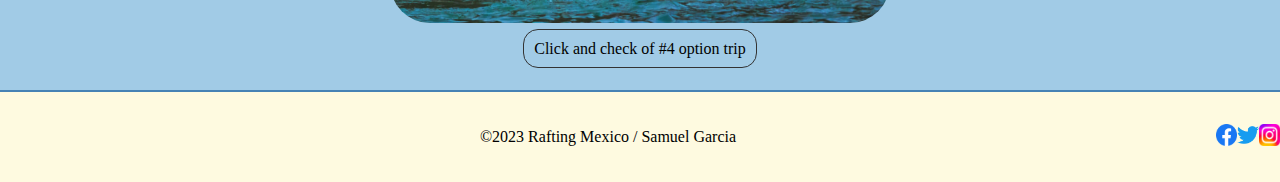
<file: wwr/trip.html>
<!DOCTYPE html>
<html lang="en">
<head>
    <meta charset="UTF-8">
    <meta name="viewport" content="width=device-width, initial-scale=1.0">
    <title>Document</title>
    <link rel="stylesheet" href="styles/trip.css">
</head>
<body>
    <header>
        <div class="package">
            <img src="images/14524164.jpg" alt="logo">
            <h1> Rafting Mexican</h1>
        </div>
        <nav class="package">   
            <ul class="navigation">
                <li><a href="site-plan-rafting.html">Home</a></li>
                <li><a href="about.html">About Us</a></li>
                <li><a href="trips.html">Trips</a></li>
                <li><a href="contact.html">Contact Us</a></li>
            </ul>
        </nav>
    </header>
    <main>
        <h1>Our trips here in Mexico Rafting Veracruz:</h1>
        <div class="boxexpand">
            <img src="images/trip1.jpg" alt="veracruz">
            <input type="checkbox" id="expand">
            <label for="expand">Click and check of #1 option trip</label>
            <div class="content">
                <h2>1. Adventure Enthusiasts' Expedition</h2>
                <h3>"Ride the Rapids: Unleash Your Inner Explorer!"</h3>
                <p>Are you an adrenaline junkie looking for the ultimate rush? Join us on the Adventure Enthusiasts' Expedition! Navigate the wild waters of Veracruz and conquer challenging rapids. This trip is perfect for thrill-seekers who want an unforgettable rafting experience.</p>
                <p>Price: $99 per person</p>
                <p>Connection to Train Maya: Convenient Train Maya access ensures you reach our base camp swiftly from major cities in Mexico.</p>
            </div>
        </div>
        <div class="boxexpand">
            <img src="images/trip2.jpg" alt="veracruz2">
            <input type="checkbox" id="expand2">
            <label for="expand2">Click and check of #2 option trip</label>
            <div class="content">
                <h2>Family Fun Float</h2>
                <h3>"Wholesome Family Adventures Await!"</h3>
                <p>Embark on a journey of a lifetime with your loved ones! Our Family Fun Float is designed for families, friends, and nature lovers. Enjoy a leisurely rafting experience through scenic routes, suitable for all ages. Create lasting memories with your loved ones amidst Veracruz's stunning landscapes.</p>
                <p>$79 per person, $69 for children under 12</p>
                <p>Train Maya offers family-friendly travel options, bringing you directly to our family rafting adventure.</p>
            </div>
        </div>
        <div class="boxexpand">
            <img src="images/trip3.jpg" alt="veracruz3">
            <input type="checkbox" id="expand3">
            <label for="expand3">Click and check of #3 option trip</label>
            <div class="content">
                <h2> Romantic Riverside Rendezvous</h2>
                <h3>"Love & Adventure: A Match Made in Veracruz"</h3>
                <p>For couples seeking a romantic escape, our Romantic Riverside Rendezvous is the perfect choice. Drift along the serene river, surrounded by lush greenery and the sounds of nature. This intimate rafting experience sets the stage for an unforgettable romantic outing.</p>
                <p>$149 per couple</p>
                <p>Train Maya's idyllic journey leads to the perfect beginning of your romantic adventure.</p>
            </div>
        </div>
        <div class="boxexpand">
            <img src="images/trip4.jpg" alt="veracruz4">
            <input type="checkbox" id="expand4">
            <label for="expand4">Click and check of #4 option trip</label>
            <div class="content">
                <h2>Eco-Explorer's Discovery</h2>
                <h3>"Eco-Friendly Adventure for Conservationists"</h3>
                <p>Calling all eco-conscious travelers! Join our Eco-Explorer's Discovery and delve into Veracruz's rich biodiversity. Our guides will provide insight into the local ecosystems and conservation efforts as you raft through protected areas. This trip is an eco-friendly way to connect with nature and promote sustainability.</p>
                <p>$119 per person</p>
                <p>Train Maya promotes eco-friendly travel, ensuring you reach our ecotourism location with minimal environmental impact.</p>
            </div>
        </div>
        
    </main>

    <footer>
        <div class="p">
            <p>©2023 Rafting Mexico / Samuel Garcia </p>
        </div>
        
        <nav class="a">
            <a href="https://www.facebook.com/">
                <img src="images/Facebook_f_logo_(2019).svg.webp" alt="Facebook">
            </a>
            <a href="https://twitter.com/?lang=es">
                <img src="images/Logo_of_Twitter.svg.png" alt="Twitter">
            </a>
            <a href="https://www.instagram.com/">
                <img src="images/Instagram-Icon.png" alt="Instagram">
            </a>
        </nav>
    </footer>  
</body>
</html>
</file>
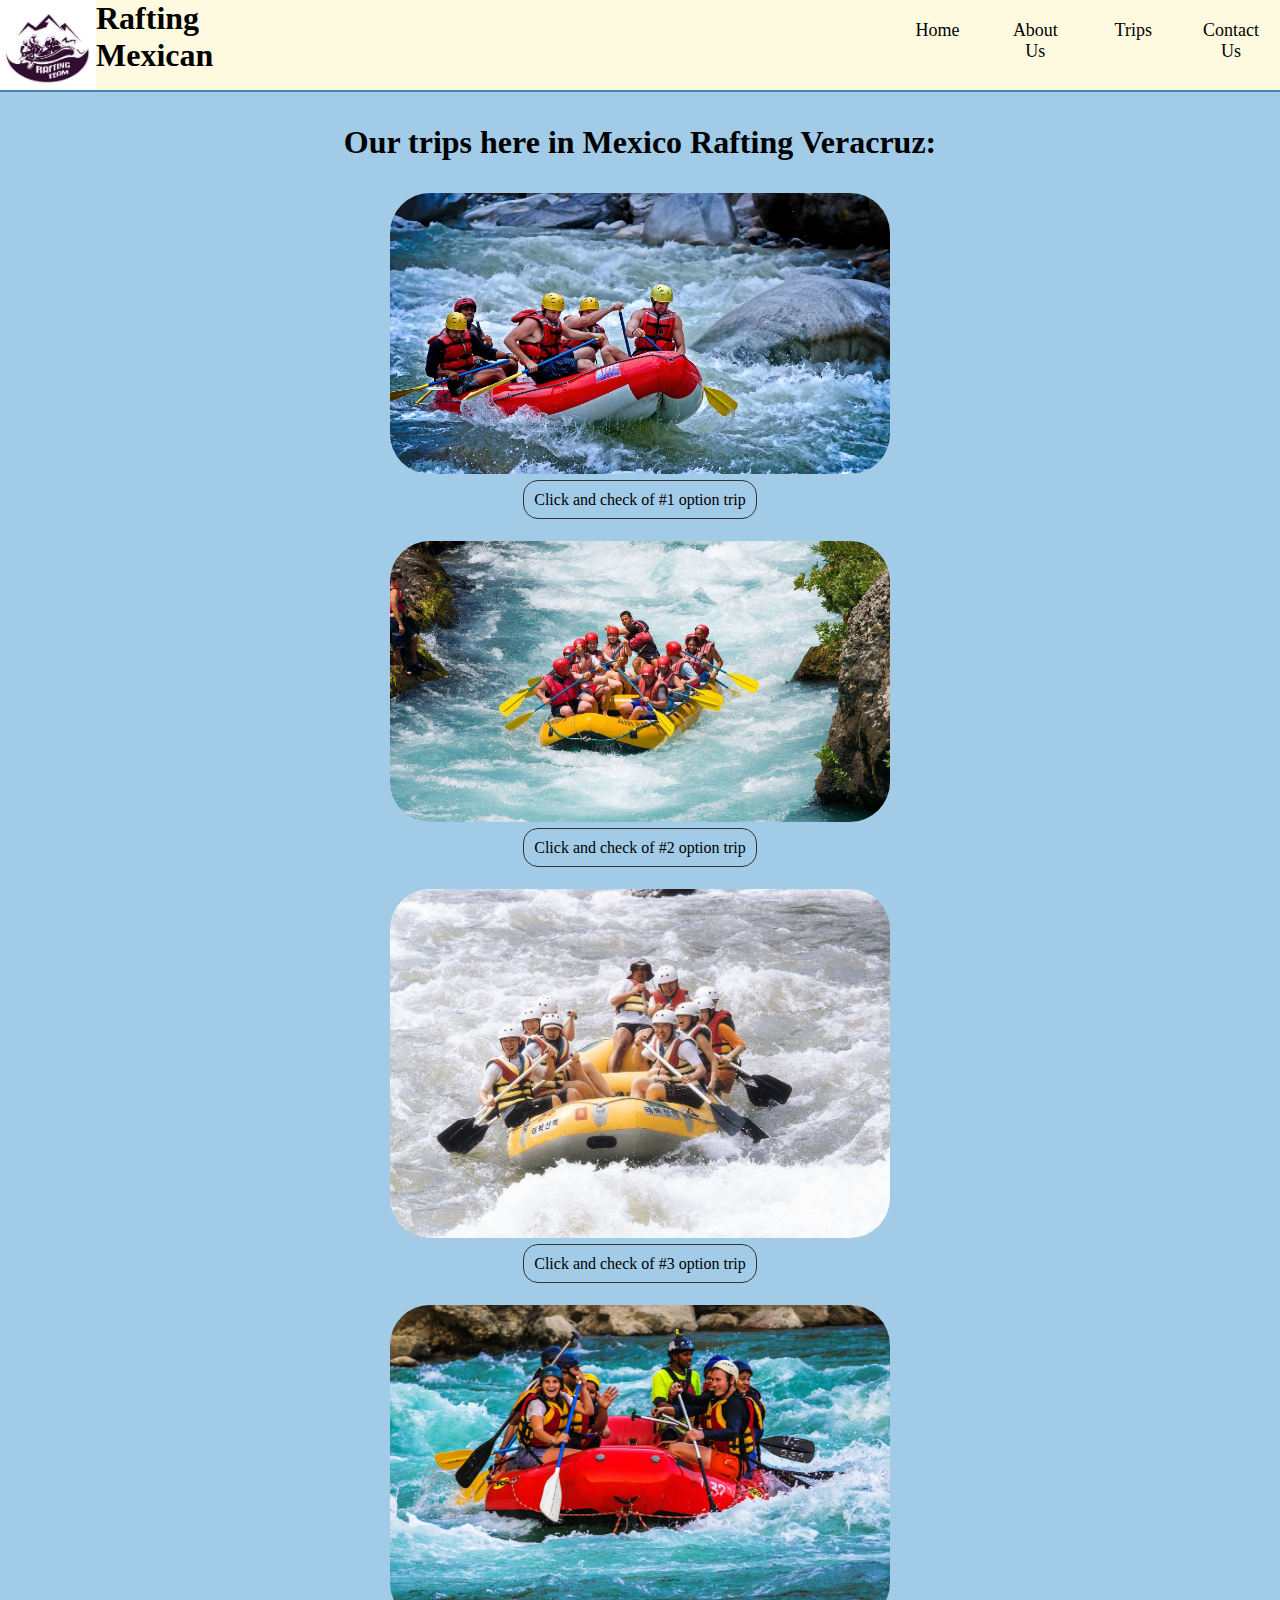
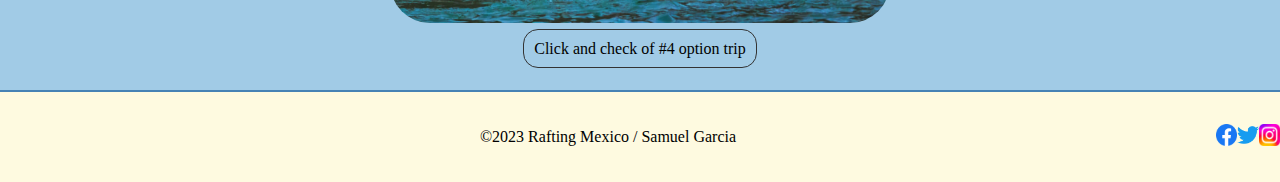
<file: wwr/trips.html>
<!DOCTYPE html>
<html lang="en">
<head>
    <meta charset="UTF-8">
    <meta name="viewport" content="width=device-width, initial-scale=1.0">
    <title>Document</title>
    <link rel="stylesheet" href="styles/trip.css">
</head>
<body>
    <header>
        <div class="package">
            <img src="images/14524164.jpg" alt="logo">
            <h1> Rafting Mexican</h1>
        </div>
        <nav class="package">   
            <ul class="navigation">
                <li><a href="site-plan-rafting.html">Home</a></li>
                <li><a href="about.html">About Us</a></li>
                <li><a href="trips.html">Trips</a></li>
                <li><a href="contact.html">Contact Us</a></li>
            </ul>
        </nav>
    </header>
    <main>
        <h1>Our trips here in Mexico Rafting Veracruz:</h1>
        <div class="boxexpand">
            <img src="images/trip1.jpg" alt="veracruz">
            <input type="checkbox" id="expand">
            <label for="expand">Click and check of #1 option trip</label>
            <div class="content">
                <h2>1. Adventure Enthusiasts' Expedition</h2>
                <h3>"Ride the Rapids: Unleash Your Inner Explorer!"</h3>
                <p>Are you an adrenaline junkie looking for the ultimate rush? Join us on the Adventure Enthusiasts' Expedition! Navigate the wild waters of Veracruz and conquer challenging rapids. This trip is perfect for thrill-seekers who want an unforgettable rafting experience.</p>
                <p>Price: $99 per person</p>
                <p>Connection to Train Maya: Convenient Train Maya access ensures you reach our base camp swiftly from major cities in Mexico.</p>
            </div>
        </div>
        <div class="boxexpand">
            <img src="images/trip2.jpg" alt="veracruz2">
            <input type="checkbox" id="expand2">
            <label for="expand2">Click and check of #2 option trip</label>
            <div class="content">
                <h2>Family Fun Float</h2>
                <h3>"Wholesome Family Adventures Await!"</h3>
                <p>Embark on a journey of a lifetime with your loved ones! Our Family Fun Float is designed for families, friends, and nature lovers. Enjoy a leisurely rafting experience through scenic routes, suitable for all ages. Create lasting memories with your loved ones amidst Veracruz's stunning landscapes.</p>
                <p>$79 per person, $69 for children under 12</p>
                <p>Train Maya offers family-friendly travel options, bringing you directly to our family rafting adventure.</p>
            </div>
        </div>
        <div class="boxexpand">
            <img src="images/trip3.jpg" alt="veracruz3">
            <input type="checkbox" id="expand3">
            <label for="expand3">Click and check of #3 option trip</label>
            <div class="content">
                <h2> Romantic Riverside Rendezvous</h2>
                <h3>"Love & Adventure: A Match Made in Veracruz"</h3>
                <p>For couples seeking a romantic escape, our Romantic Riverside Rendezvous is the perfect choice. Drift along the serene river, surrounded by lush greenery and the sounds of nature. This intimate rafting experience sets the stage for an unforgettable romantic outing.</p>
                <p>$149 per couple</p>
                <p>Train Maya's idyllic journey leads to the perfect beginning of your romantic adventure.</p>
            </div>
        </div>
        <div class="boxexpand">
            <img src="images/trip4.jpg" alt="veracruz4">
            <input type="checkbox" id="expand4">
            <label for="expand4">Click and check of #4 option trip</label>
            <div class="content">
                <h2>Eco-Explorer's Discovery</h2>
                <h3>"Eco-Friendly Adventure for Conservationists"</h3>
                <p>Calling all eco-conscious travelers! Join our Eco-Explorer's Discovery and delve into Veracruz's rich biodiversity. Our guides will provide insight into the local ecosystems and conservation efforts as you raft through protected areas. This trip is an eco-friendly way to connect with nature and promote sustainability.</p>
                <p>$119 per person</p>
                <p>Train Maya promotes eco-friendly travel, ensuring you reach our ecotourism location with minimal environmental impact.</p>
            </div>
        </div>
        
    </main>

    <footer>
        <div class="p">
            <p>©2023 Rafting Mexico / Samuel Garcia </p>
        </div>
        
        <nav class="a">
            <a href="https://www.facebook.com/">
                <img src="images/Facebook_f_logo_(2019).svg.webp" alt="Facebook">
            </a>
            <a href="https://twitter.com/?lang=es">
                <img src="images/Logo_of_Twitter.svg.png" alt="Twitter">
            </a>
            <a href="https://www.instagram.com/">
                <img src="images/Instagram-Icon.png" alt="Instagram">
            </a>
        </nav>
    </footer>  
</body>
</html>
</file>
<file: styles/styles.css>
*{
    margin: 0;
    padding: 0;
    box-sizing: border-box;
}/* Class selectors*/
body{
    background-color: azure;
}
header,.grid-container, footer{
    max-width: 840px;
    margin: 0 auto;
}
header{
    display: flex;
    justify-content:space-around;
    align-items: center;
}
.grid-container {
    display: grid;
    grid-template-columns: auto;
    grid-gap: 10px;
}
nav {
    display:flex;
    background-color: steelblue;
    padding: 0 30px;
    border: 0;
    justify-content: space-evenly;
}
nav a {
    color: white;
    display: block;
    text-decoration: none;
    padding: 28px;
    font-size: 1.5rem;
}
main {
    grid-column: 2/3;
    width: auto;
    border: 0;
    margin: 10px;
    padding: 10px;
    background-color: azure;
}
main img {
    width: 150px;
    height: auto;
    border: 1px solid steelblue;
    margin: 1rem;
    padding: 2px;
    box-shadow: 0 0 10px rgb(193, 218, 240);
    float: right;

}
h1 {
color: #000;
text-align: center;
border-bottom: 3px solid steelblue;
}
aside{
    grid-column: 1/2;
    position: relative;
    width: 20rem;
    text-align: center;
    grid-row: 1/2;
    border: 3px solid #000;
}
p {
    padding: 1rem;
    text-align: left;
}
.box{
    background-color: rgb(193, 218, 240);
    display: inline-block;
    margin: 1rem;
    border: 1px;
    padding: 0 2rem;
}
.box li a{
    text-decoration: none;
}
aside h2{
    position: relative;
    text-align: center;
    top: 30px;
    color: white;
    -webkit-text-stroke: .5 white;
}
aside img {
    width: 200px;
    height: auto;
}

footer{
    margin-top: 1rem;
    border-top: 1px solid #000;
    text-align: center;
}
footer p{
    text-align: center;
}
</file>
<file: week1/styles/styles.css>
body{
    background-color: azure;
}

main {
    max-width: 1200px;
    border: 0;
    margin: 0;
    padding: 40px;
    background-color: azure;
    
}
nav {
    background-color: steelblue;
    padding: 3px;
    border: 0;
    }
nav a {
    color: white;
    display: block;
    padding: 5px;
    text-align: right;
}
h1 {
color: #000;
text-align: center;
}
main img {
    width: 150px;
    height: auto;
    border: 1px solid #000;
    padding: 2px;
    box-shadow: 0 0 10px gray;

}
aside {
    width: 30rem;
    margin: 1rem;
    border: 3px solid black;
    padding: 1rem;
    background-color: azure;
    color: #333;
    text-align: center;
}
aside img {
width: 200px;
height: auto;
}
p {
    padding: 0;
    text-align: center;
}
footer{
    margin-top: 1em;
    border-top: 1px solid #000;
    text-align: center;
}
</file>
<file: wwr/styles/index.css>
body {
    font-family: Arial, sans-serif;
}
header{
    background-color: steelblue;
    padding: 2rem;
    text-align: center;
}
header a{
    font-size: 2rem;
    text-decoration: none;
    color: black;
}
.header{
    display: flex;
    justify-content: space-around;
}
main{
    background-color: azure;
    display: grid;
    align-items: center;
    justify-content: center;
}

.principal {
    position: relative;
    width: 1300px;
    height: auto;
    justify-content: center;
}

.principal img {
    width: 100%;
    height: auto;
}

.principal h1 {
    background-color:rgba(27, 82, 92, 0.555);
    position: absolute;
    top: 70%;
    left: 45%;
    transform: translate(-80%, -50%);
    color: #fff;
    font-size: 8rem;
    border-radius: 10px 50px 50px 0px;
}

p{
    font-size: 2rem;
}
.newsletter{
    padding: 1rem;
    border: 1px solid steelblue;
    border-radius: 10px;
}
.newsletter, .cta {
    text-align: center;
    padding: 1rem;
    margin: 20px;
}

.newsletter input, .newsletter button {
    padding: 10px;
    font-size: 1.5rem;
}

.cta a {
    color: #0077cc;
    text-decoration: none;
}
.container{
    display: grid;
    align-items: center;
    justify-content: center;
}
.grid-layout {
    width: 1200px;
    height: 400px;
    display: flex;
    justify-content: center;
    gap: 20px;
}
.grid-layout img{
    width: 100%;
    height: 80%;
    border: 2px solid steelblue;
    border-radius: 10px;
}
.grid-layout p{
    color: #0077cc;
}
.grid-item {
    text-align: center;
    align-items: center;
}
footer {
    background-color: steelblue;
    padding: 1rem;
    text-align: center;
}
</file>
<file: styles/quiz.css>
@import url('https://fonts.googleapis.com/css2?family=Open+Sans:wght@300&display=swap');
*{
    margin: 0;
    padding: 0;
    box-sizing: border-box;
}
body{
    font-family: 'Open Sans', sans-serif;
    font-size: 1rem;
    background-color: aliceblue;
    align-items: center;
}
header{
    background-color:rgba(172, 240, 234, 0.404);
    text-align: center;
    padding: 1rem;
    font-size: .6rem;
    border:1.5px solid #000 ;
}
main{
    background-color:rgba(102, 51, 153, 0.247);
    display: grid;
    justify-content: center;
}

footer{
    background-color: rgba(172, 240, 234, 0.404);
    padding: 1rem;
    text-align: center;
    border: 1.5px solid #000;
}
form{
    margin: 1rem;
    display: grid;
}
.form-item{
    display: grid;
    align-items: center;
    padding: .5rem;
}
fieldset{
    background-color: azure;
    padding: 1rem;
    align-items: center;
    text-align: center;
    border-radius: .5rem;
}
select{
    color: grey;
    padding: .5rem;
}
label{
    text-align: left;
}
button{
    background-color: black;
    color: white;
    border: 0;
    align-items: center;
    width: 96%;
    border-radius: .5rem;
    padding: 5px;
}
button:hover{
    background-color: rgb(87, 87, 87);
    width: 96%;
}
</file>
<file: week5/styles/poll-form.css>
@import url('https://fonts.googleapis.com/css2?family=Open+Sans:wght@300&display=swap');

*{
    margin: 0;
    padding: 0;
    box-sizing: border-box;
}

body{
    font-family: 'Open Sans', sans-serif;
    font-size: 1rem;
    color: black;
    background-color: rgba(202, 223, 243, 0.664);
}
main{
    padding: 1rem;
    display: grid;
    justify-items: center;
    
}
header{
    background-color: azure;
    border: 2px solid #000;
    text-align: center;
    padding: 1rem;
}
header h1{
    color: black;
    font-size: 2rem;
}
form{
    width: 600px;
    background-color: azure;
    margin: 0;
    padding: 20px;
    border: 1px solid #000;
    border-radius: .5rem;
    display: grid;
}
.form-item{
    display: grid;
    align-items: center;
}
.column1{
    grid-template-columns: 3fr 1fr;
    margin: 10px;
}
.column2{
    grid-template-columns: 2fr 3fr;
    margin: 10px;
}

fieldset{
    display: grid;
    grid-gap: .5rem;
    margin: 0px;
    padding: 10px;
    border: .5px solid #000;
}
legend{
    font-size: 2rem;
}
label, input, button, select, textarea{
    font-family: Georgia, 'Times New Roman', Times, serif;
}
label{
    font-size: 1.5rem;
    text-align: center;
    padding-right: 1rem;
}
.column2 label{
    text-align: right;
}
input{
    font-size: 1rem;
    padding: .5rem;
}
button{
    font-size: 1.5rem;
    color: black;
}
select{
    font-size: 1.2rem;
    color: grey;
    padding: .5rem;
}
textarea{
    font-size: 1rem;
    padding: .5rem ;
}
input[type="Checkbox"]{
    width: 22px;
    height: 22px;
    vertical-align: bottom;
}
button{
    background-color: black;
    color: white;
    border: 0;
}
button:hover{
    background-color: grey;
}
footer{
    font-size: 1rem;
    background-color: azure;
    border: 2px solid #333;
    padding: 1rem;
}
footer p{
    text-align: center;
    font-size: 1.2rem;
    font-family: 'Times New Roman', Times, serif;
}
</file>
<file: wwr/styles/rafting.css>
@import url(https://fonts.googleapis.com/css2?family=Roboto:wght@100&display=swap);
:root {
    
    --primary-color: #a1cbe6;
    --secondary-color: #FEFAE0;
    --accent1-color: #000; /* i used this to the color of the font */
    --accent2-color:#eba275;

    --heading-font: Roboto;
    --paragraph-font:Roboto;

    --nav-background-color: azure;
    --nav-link-color: #000;
    --nav-hover-link-color: azure ;
    --nav-hover-background-color:var(--accent2-color)
    }
body{
    background-color: var(--primary-color);
    font-family: var(--paragraph-font) ;
    margin: 0;
    padding: 0;
}
header{
    background-color: var(--secondary-color);
    display: grid;
    grid-template-columns: 120px 1fr 1fr;
    align-items: center;
    padding: 10px 80px;
    border-bottom: 2px solid steelblue;
}
header img{
    width: 8rem;
    float: left;
        
}
header nav{
    text-align: center;
}
.navigation{
        color: var(--accent1-color);
        display: flex;
        list-style: none;
}
.navigation li{
    flex: 1 1 100%;
}
.navigation a{
    display: block;
    color: black;
    padding: 20px;
    text-decoration: none;
    font-size: 18px;
    
}
.navigation a:hover{
    color: steelblue;
    font-weight: 700;
    text-decoration:overline;
}
nav h1{
    font-size: 1px;
}
main{
    padding: 2rem;
    text-align: center;
}
.hero{
    background-color: rgb(143, 183, 228);
    display: grid;
    grid-template-columns: 1fr 1fr;
    gap: 20px;
    display: flex;
    padding: 0 40px;
    align-items: center;
    border: 1px solid #000;
}
.hero p{
    text-align: justify;
}
.images-right{
    grid-column: 2;
}
.text-left{
    grid-column: 1;
}
div h1 {
    color: var(--secondary-color);
    text-align: center;
    position: relative;
    top: 60px;
}
h2{
   color: var(--accent1-color);
}
.hero img{
    width: 10rem;
    height: auto;
}
section {
    background-color: rgb(143, 183, 228);
}
.grid-container{
    display: grid;
    grid-template-columns: 2fr 1fr 2fr;
    align-items: center;
    padding: 0 2rem;

    /*gridtemplaterows */ 
}
.grid-item1 p{
    text-align: justify; 
}
.grid-item2 img{
    width: 220px;
    padding: 0 10px;
}
.grid-item3 p{
    text-align: justify;
}
.Container{
    display: grid;
    grid-template-columns: 1fr 1fr 1fr 1fr 1fr ;
    /* grid-template-rows: 1fr 1fr; */
    justify-content: center;    
}
.Container h2{
    position: absolute;
}
.Container img{
    width: 100%;
    height: 100%; 
}
figure {
    display: flex;
    flex-flow: column;
    padding: 20px;
    max-width: 100%;
    margin: 0%;
  }
figcaption{
    background-color: var(--primary-color);
    color: #000;
    font: italic smaller sans-serif;
    text-align: center;
}
footer{
    background-color: var(--secondary-color);
    display: grid;
    grid-template-columns: 100% 33%;
    align-items: center;
    border-top: 2px solid steelblue;
}
footer img{
    width: 2rem;
    align-items: center;
}
footer p{
    text-align: center;
}
footer nav{
    position: absolute;
    padding-left: 80%;
    align-items: center;
}
footer nav a{
    text-decoration: none;
}
</file>
<file: wwr/styles/contact.css>
<style>
@import url('https://fonts.googleapis.com/css2?family=Open+Sans:wght@300&display=swap');
</style>
*{
    margin: 0;
    padding: 0;
}
:root {
    
    --primary-color: #a1cbe6;
    --secondary-color: #FEFAE0;
    --accent1-color: #000; /* i used this to the color of the font */
    --accent2-color:#eba275;

    --heading-font: Roboto;
    --paragraph-font:Roboto;

    --nav-background-color: azure;
    --nav-link-color: #000;
    --nav-hover-link-color: azure ;
    --nav-hover-background-color:var(--accent2-color)
    }
body{
    background-color: var(--primary-color);
    font-family: var(--heading-font);
    margin: 0;
    padding: 0;
    display: grid;
    justify-items: center;
}
header{
    background-color: var(--secondary-color);
    display: flex;
    justify-content: space-between;
    border-bottom: 2px solid steelblue;
    width: 100%;
    padding: 0 2rem;
}
header img{
    width: 6rem;
    float: left;        
}
header nav{
    text-align: center;
}
.navigation{
        color: var(--accent1-color);
        display: flex;
        list-style: none;
}
.navigation li{
    flex: 1 1 100%;
}
.navigation a{
    display: block;
    color: black;
    padding: 20px;
    text-decoration: none;
    font-size: 18px;   
}
.navigation a:hover{
    color: steelblue;
    font-weight: 700;
    text-decoration:overline;
}
nav h1{
    font-size: 1px;
}
.grid-layout{
    display: grid;
    grid-template-columns: 60% 40%;
    grid-gap: 10px;
    
}
#miIframe {
    width: 80%;
    height: 70%;
}
.box{
    background-color: azure;
    border-radius: 40px;
}
p{
    font-size: 1.4rem;
}
.b3{
    grid-row: 1/3;
}
.b1{
    font-size: 70%;
}
.b2{
    padding: 1rem;
    font-size: 70%;
}
main{
    width: 700px;
    padding: 2rem;
    text-align: center;
    display: grid;
    grid-gap: 2rem;
}
.grid-layout2{
    background-color: azure;
    display: grid;
    grid-template-columns: 1fr 1fr;
    padding: 20px;
    grid-gap: 20px;
    border-radius: 30px;
}
.container{
    display: grid;
    width: 100%;
    grid-row-gap: 20px;
}
.container img{
    width: 100%;
}
input, select, textarea{
    height: 30px;
    background-color:var(--secondary-color);
    border-radius: 10px;
}
::placeholder{
    font-size: 1rem;
}
select{
    font-size: 1rem;
    color: grey;
}
.c5{
    padding: 10px 0;
    display: flex;
    align-items: center;
    justify-content: center;
    font-size: 1.2rem;
}
button{
    background-color: black;
    color: white;
    align-items: center;
    width: 100%;
    border-radius: .5rem;
    padding: 5px;
    font-size: 1.2rem;
}
button:hover{
    background-color: rgb(87, 87, 87);
    width: 100%;
}
.case{
    background-color: azure;
    display: grid;
    grid-template-columns: 1fr 1fr 1fr 1fr;
    border-radius: 20px;
    padding: 20px;
}
.case img{
    width:150px;
    border-radius: 20px;
}
.C1, .C3{
    background-color: rgb(184, 184, 184);
    display: grid;
    grid-template-columns: 1fr;
}
.C2, .C4{
    display: grid;
    grid-template-columns: 1fr;
    text-align: start;
    padding: 0;
}
footer{
    background-color: var(--secondary-color);
    padding:2rem;
    display: grid;
    grid-template-columns: 95% 5%;
    align-items: center;
    border-top: 2px solid steelblue;
    width: 100%;
}
.p{
    text-align: center;
}
.a{
    width: 4rem;
    display: grid;
    grid-template-columns: 1fr 1fr 1fr;
    align-items: center;
}
footer img{
    width: 100%;
    align-items: center;
}
footer nav a{
    justify-items: end;
    text-decoration: none;
}
</file>
<file: wwr/styles/site-plan-rafting.css>
:root{
    --primary-color: #a1cbe6;
    --secondary-color: #FEFAE0;
    --accent1-color: #000; /* i used this to the color of the font */
    --accent2-color:#eba275;

    --heading-font: Roboto;
    --paragraph-font:Roboto;

    --nav-background-color: azure;
    --nav-link-color: #000;
    --nav-hover-link-color: azure ;
    --nav-hover-background-color:var(--accent2-color)
    }
    
    header {
        padding: 20px;
        background-color: var(--accent2-color);
    }
    p{
        padding: 20px;
        text-align: center;
    }
    body {
        background-color: var(--secondary-color);
        font-family: 'Roboto', sans-serif;
        max-width: 960px;
        padding: 10px;
        align-items: center;
        }
    h1, h2, h3, h4, h6 {
        font-family:var(--heading-font) ;
        color: var(--accent1-color);
        padding: 20px; 
        text-align: center;
    }


    .contenedor {
        width: 50%; 
        margin: 0 auto; 
    }
    table{
        margin: 0 auto;
        background-color: var(--nav-background-color);
    }
    .primary{
        background-color: var(--primary-color);
    }
    .secondary{
        background-color: var(--secondary-color);
    }
    .accent1{
        background-color: var(--accent1-color);
    }
    .accent2{
        background-color: var(--accent2-color);
    }
    nav{
        background-color: var(--nav-background-color);
        font-size: 1.3rem;
        display:flex;
    
    }
    nav a {
        display: block;
        color: var(--nav-link-color);
        text-decoration: none;
        padding: 2rem;
    }
    nav a:link, nav a:visited{
        color: var(--accent1-color);
    }
    nav a:hover {
        color: var(--accent1-color);
        background-color: var(--primary-color);
    }

    main img {
        width: 350px;
        height: auto;
        padding: 20px;
        border-radius: 35% ;
        border: 2px solid var(--accent1-color);
        
    }
    .image-1, .image-2, .image-3{
        text-align: center;
    }


    main {
        background-color: var(--primary-color);
    }
    footer {
        background-color: var(--accent2-color);
    }
</file>
<file: wwr/styles/trip.css>
@import url('https://fonts.googleapis.com/css2?family=Open+Sans:wght@300&display=swap');
*{
    margin: 0;
    padding: 0;
}
:root {
    
    --primary-color: #a1cbe6;
    --secondary-color: #FEFAE0;
    --accent1-color: #000; /* i used this to the color of the font */
    --accent2-color:#eba275;

    --heading-font: Roboto;
    --paragraph-font:Roboto;

    --nav-background-color: azure;
    --nav-link-color: #000;
    --nav-hover-link-color: azure ;
    --nav-hover-background-color:var(--accent2-color)
    }
body{
    background-color: var(--primary-color);
    font-family: var(--heading-font);
    margin: 0;
    padding: 0;
    display: grid;
    justify-items: center;
}
header{
    background-color: var(--secondary-color);
    display: flex;
    justify-content: space-between;
    border-bottom: 2px solid steelblue;
    width: 100%;
    padding: 0 2rem;
}
header img{
    width: 6rem;
    float: left;        
}
header nav{
    text-align: center;
}
.navigation{
        color: var(--accent1-color);
        display: flex;
        list-style: none;
}
.navigation li{
    flex: 1 1 100%;
}
.navigation a{
    display: block;
    color: black;
    padding: 20px;
    text-decoration: none;
    font-size: 18px;   
}
.navigation a:hover{
    color: steelblue;
    font-weight: 700;
    text-decoration:overline;
}
nav h1{
    font-size: 1px;
}

main{
    width: 700px;
    padding: 2rem;
    text-align: center;
    display: grid;
    grid-template-columns: 1fr;
    grid-gap: 2rem;
}
main img{
    width: 500px;
    border-radius: 40px;
}
.boxexpand input[type="checkbox"] {
    display: grid;
}

.boxexpand label {
    cursor: pointer;
    padding: 10px;
    background-color: var(--primary-color);
    border: 1px solid #333;
    border-radius: 15px; ;
}

.boxexpand .content {
    background-color: rgb(169, 190, 207);
    display: none;
    padding: 10px;
    border: 1px dotted #333;
    border-radius: 10px;
}

.boxexpand input[type="checkbox"]:checked + label + .content {
    display: block;
}

footer{
    background-color: var(--secondary-color);
    padding:2rem;
    display: grid;
    grid-template-columns: 95% 5%;
    align-items: center;
    border-top: 2px solid steelblue;
    width: 100%;
}
.p{
    text-align: center;
}
.a{
    width: 4rem;
    display: grid;
    grid-template-columns: 1fr 1fr 1fr;
    align-items: center;
}
footer img{
    width: 100%;
    align-items: center;
}
footer nav a{
    justify-items: end;
    text-decoration: none;
}
</file>
